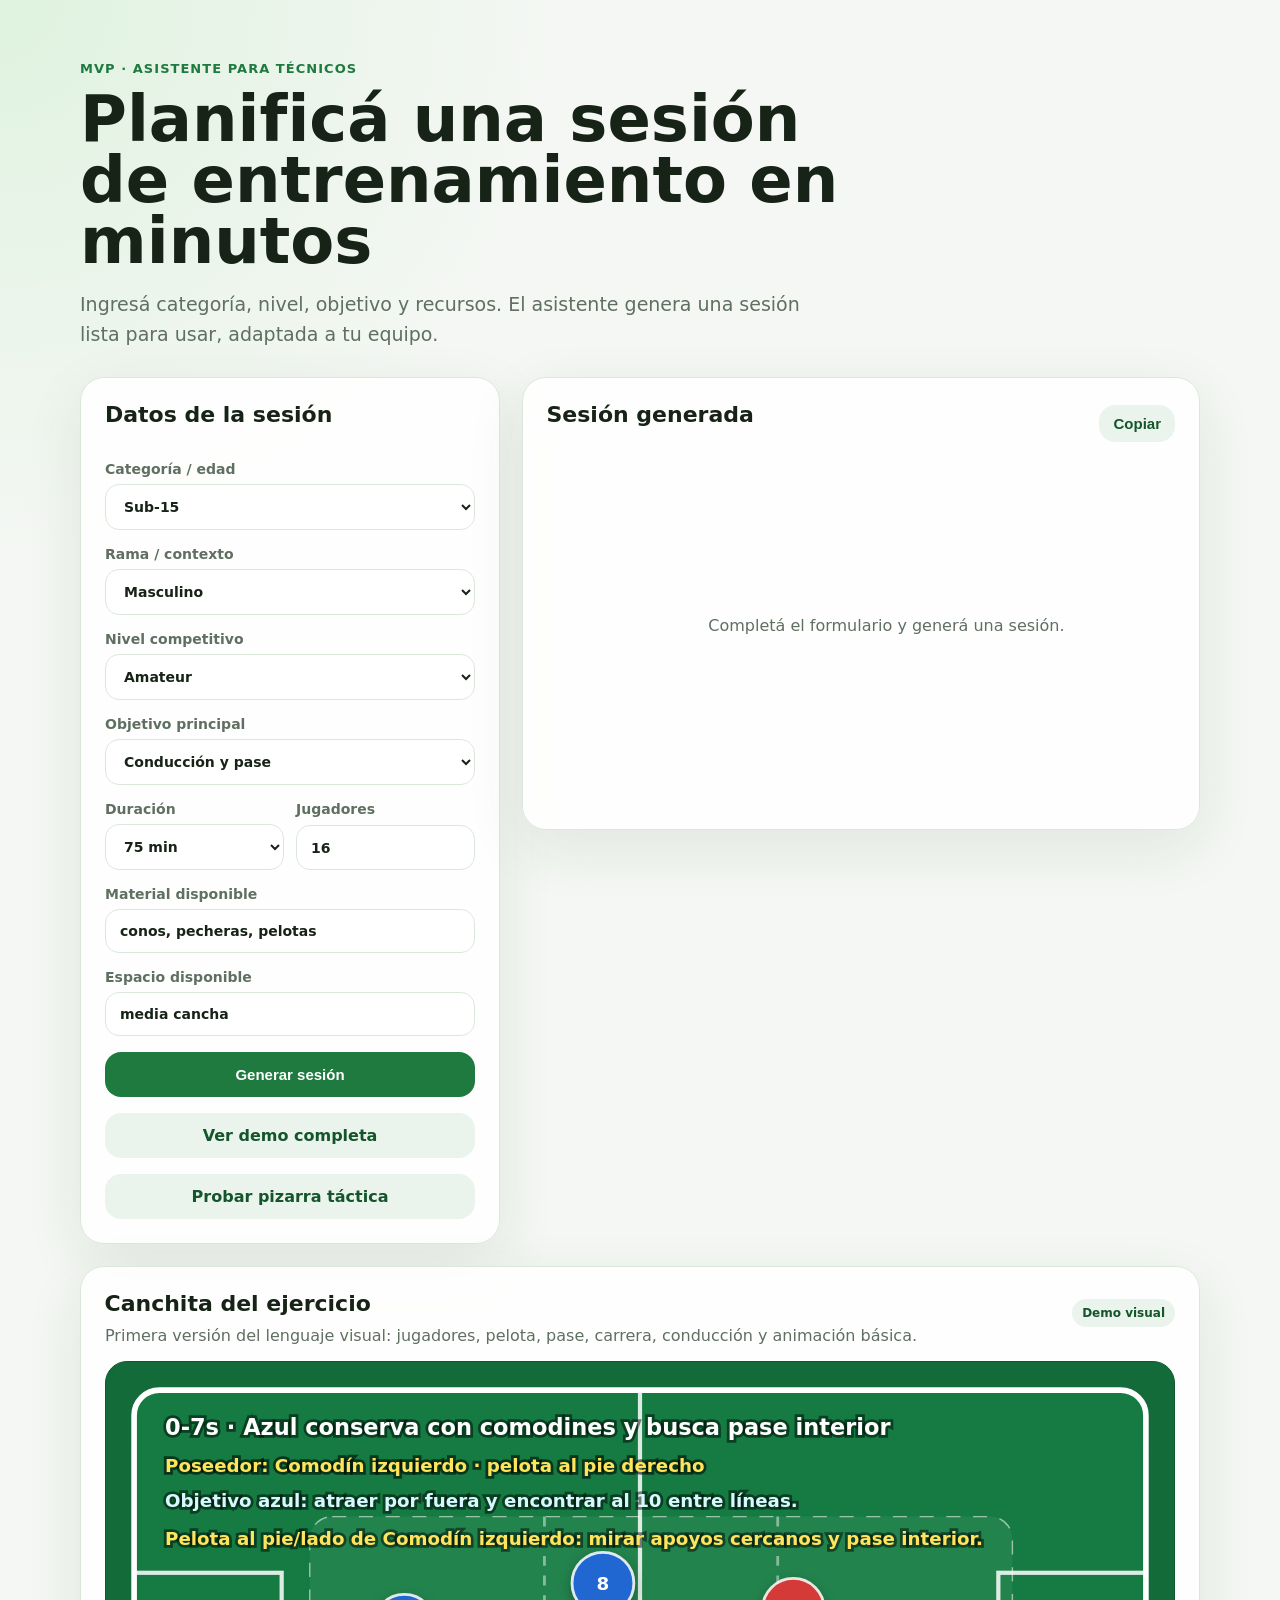
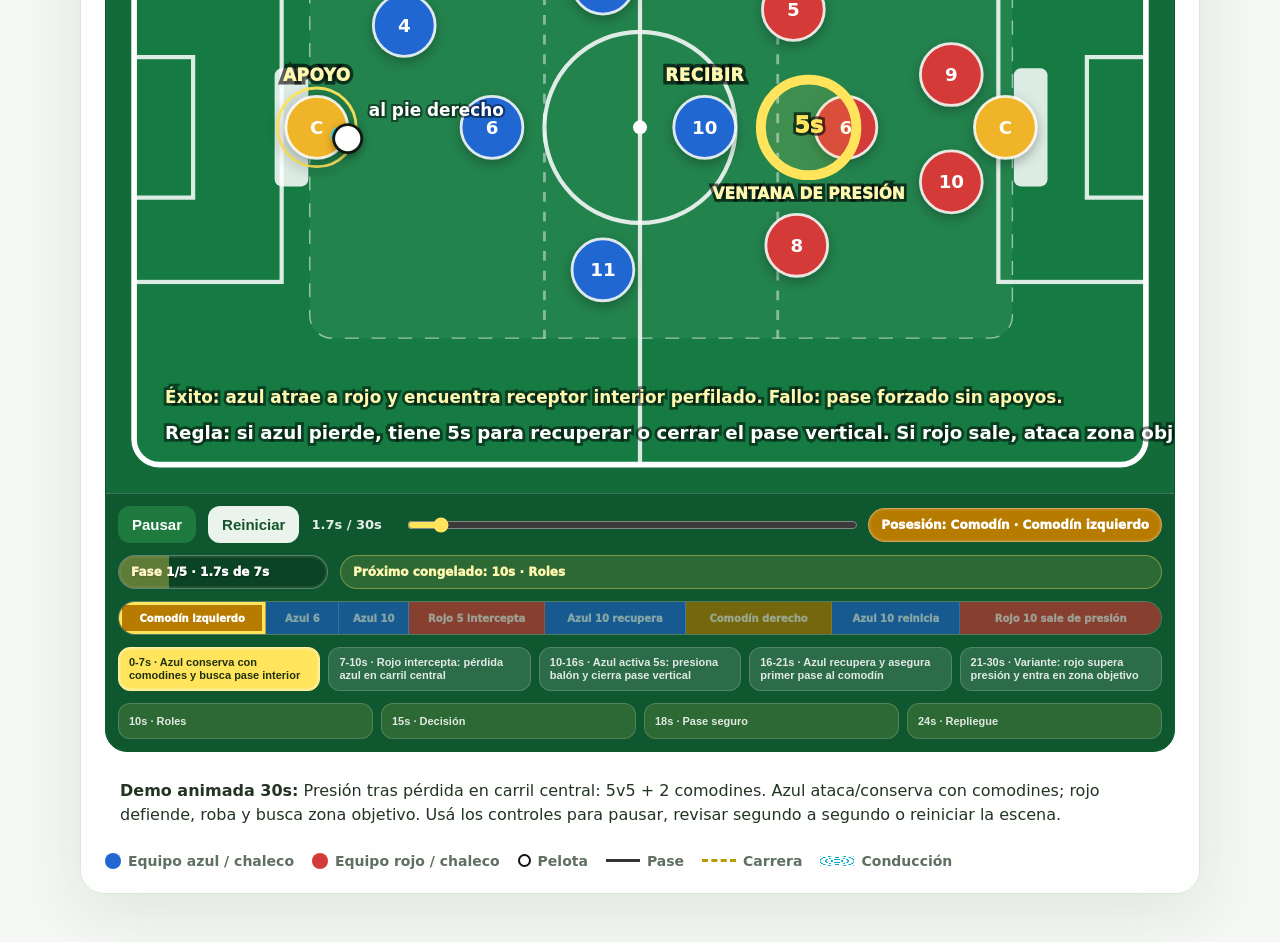
<file: index.html>
<!doctype html>
<html lang="es">
<head>
  <meta charset="utf-8" />
  <meta name="viewport" content="width=device-width, initial-scale=1" />
  <title>Asistente para Técnicos - MVP</title>
  <link rel="stylesheet" href="./styles.css" />
</head>
<body>
  <main class="shell">
    <section class="hero">
      <p class="eyebrow">MVP · Asistente para técnicos</p>
      <h1>Planificá una sesión de entrenamiento en minutos</h1>
      <p class="subtitle">Ingresá categoría, nivel, objetivo y recursos. El asistente genera una sesión lista para usar, adaptada a tu equipo.</p>
    </section>

    <section class="grid">
      <form id="sessionForm" class="card form-card">
        <h2>Datos de la sesión</h2>

        <label>
          Categoría / edad
          <select id="category" required>
            <option value="sub-9">Sub-9</option>
            <option value="sub-10">Sub-10</option>
            <option value="sub-15" selected>Sub-15</option>
            <option value="mayores">Mayores</option>
          </select>
        </label>

        <label>
          Rama / contexto
          <select id="branch" required>
            <option value="masculino" selected>Masculino</option>
            <option value="femenino">Femenino</option>
            <option value="mixto">Mixto / formativo</option>
          </select>
        </label>

        <label>
          Nivel competitivo
          <select id="level" required>
            <option value="amateur" selected>Amateur</option>
            <option value="universitario">Universitario</option>
            <option value="profesional">Profesional</option>
          </select>
        </label>

        <label>
          Objetivo principal
          <select id="objective" required>
            <option value="conducción y pase">Conducción y pase</option>
            <option value="presión tras pérdida">Presión tras pérdida</option>
            <option value="finalización">Finalización</option>
            <option value="salida desde el fondo">Salida desde el fondo</option>
            <option value="defensa en bloque">Defensa en bloque</option>
          </select>
        </label>

        <div class="row">
          <label>
            Duración
            <select id="duration" required>
              <option value="60">60 min</option>
              <option value="75" selected>75 min</option>
              <option value="90">90 min</option>
            </select>
          </label>

          <label>
            Jugadores
            <input id="players" type="number" min="6" max="30" value="16" required />
          </label>
        </div>

        <label>
          Material disponible
          <input id="equipment" value="conos, pecheras, pelotas" />
        </label>

        <label>
          Espacio disponible
          <input id="space" value="media cancha" />
        </label>

        <button type="submit">Generar sesión</button>
        <a class="secondary demo-link" href="./demo-entrenamiento.html">Ver demo completa</a>
        <a class="secondary demo-link" href="./pizarra-tactica.html">Probar pizarra táctica</a>
      </form>

      <section class="card output-card">
        <div class="output-header">
          <h2>Sesión generada</h2>
          <button id="copyBtn" class="secondary" type="button">Copiar</button>
        </div>
        <article id="output" class="output empty">
          Completá el formulario y generá una sesión.
        </article>
      </section>

      <section class="card diagram-card">
        <div class="output-header">
          <h2>Canchita del ejercicio</h2>
          <span class="badge">Demo visual</span>
        </div>
        <p class="hint">Primera versión del lenguaje visual: jugadores, pelota, pase, carrera, conducción y animación básica.</p>
        <div id="pitchDiagram" class="pitch-wrap" aria-label="Diagrama de ejercicio en cancha"></div>
        <div class="tech-note" id="techNote">
          <strong>Técnica:</strong> la conducción se muestra con pelota en movimiento. En la explicación del ejercicio se indica si conviene usar interior, exterior, empeine o planta.
        </div>
        <div class="legend">
          <span><i class="dot blue"></i> Equipo azul / chaleco</span>
          <span><i class="dot red"></i> Equipo rojo / chaleco</span>
          <span><i class="ball-icon"></i> Pelota</span>
          <span><i class="line solid"></i> Pase</span>
          <span><i class="line dashed"></i> Carrera</span>
          <span><i class="line wavy"></i> Conducción</span>
        </div>
      </section>
    </section>
  </main>

  <script src="./script.js"></script>
</body>
</html>
</file>
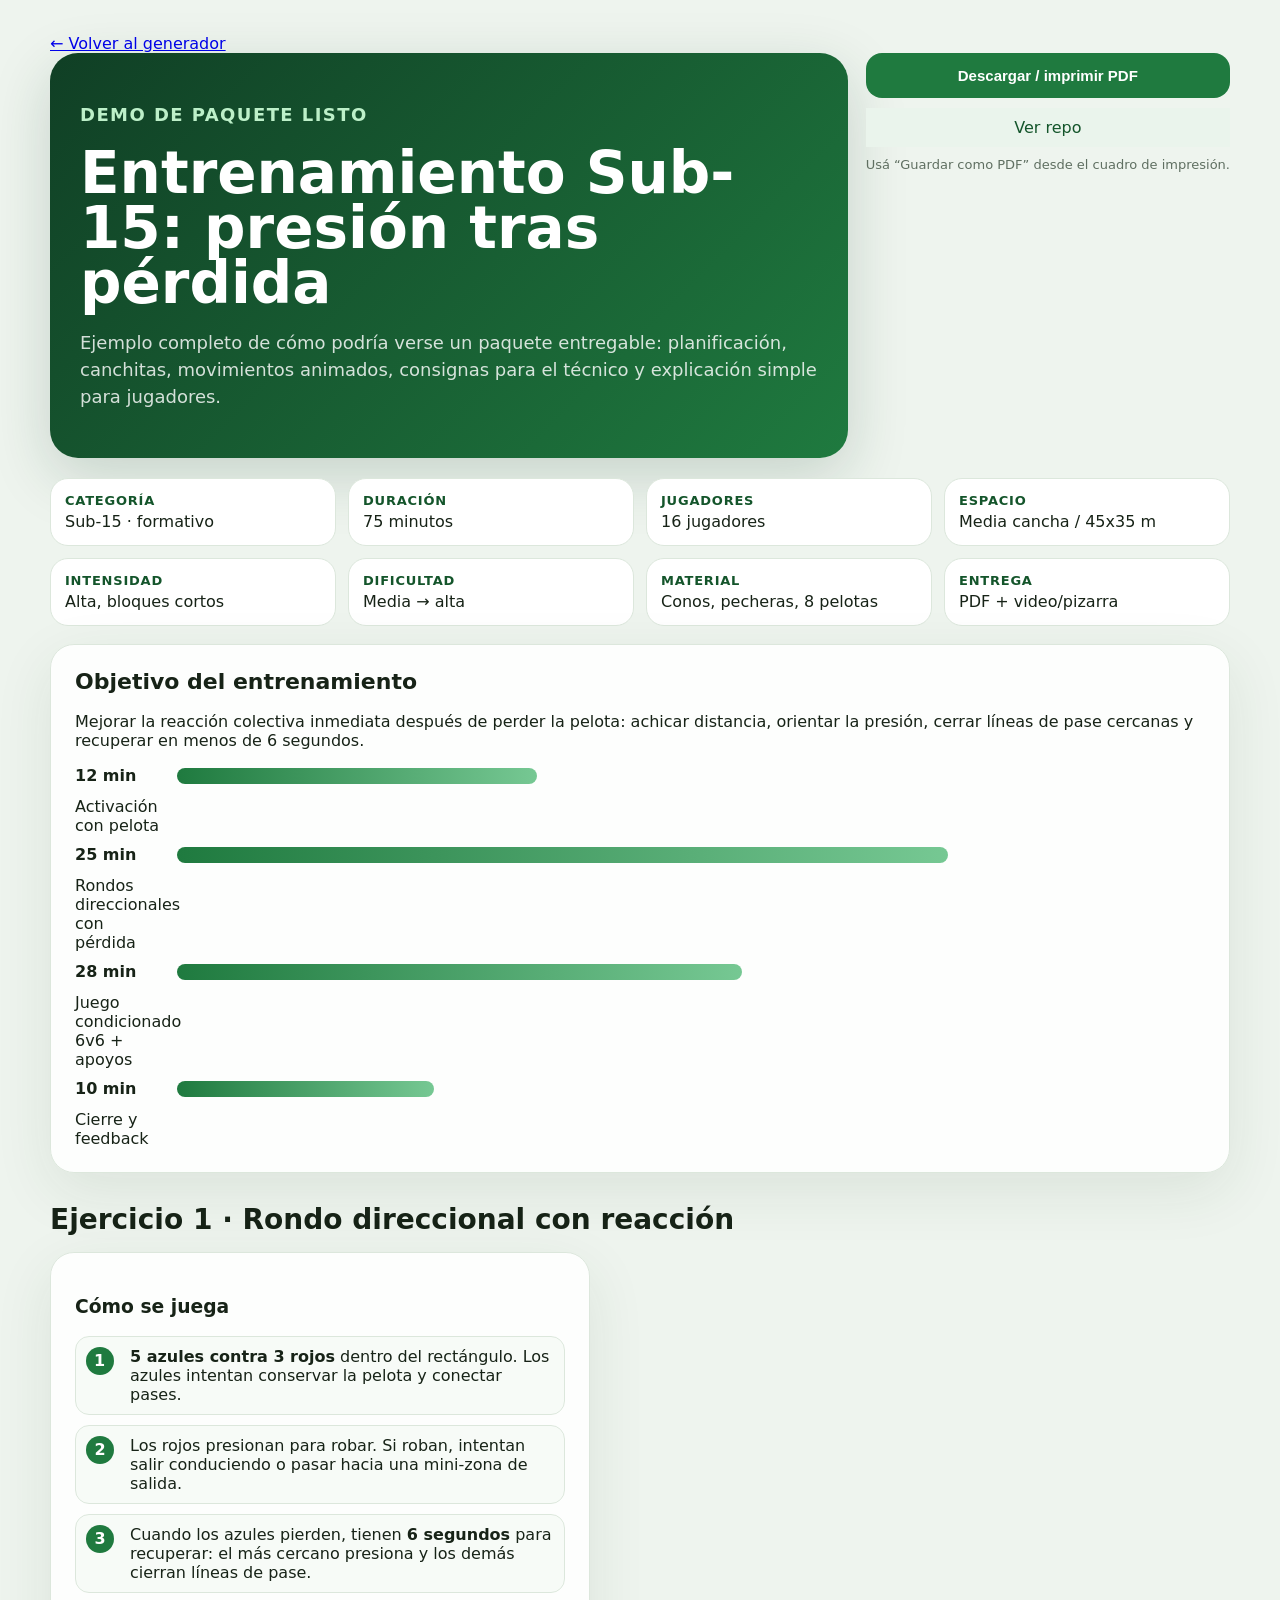
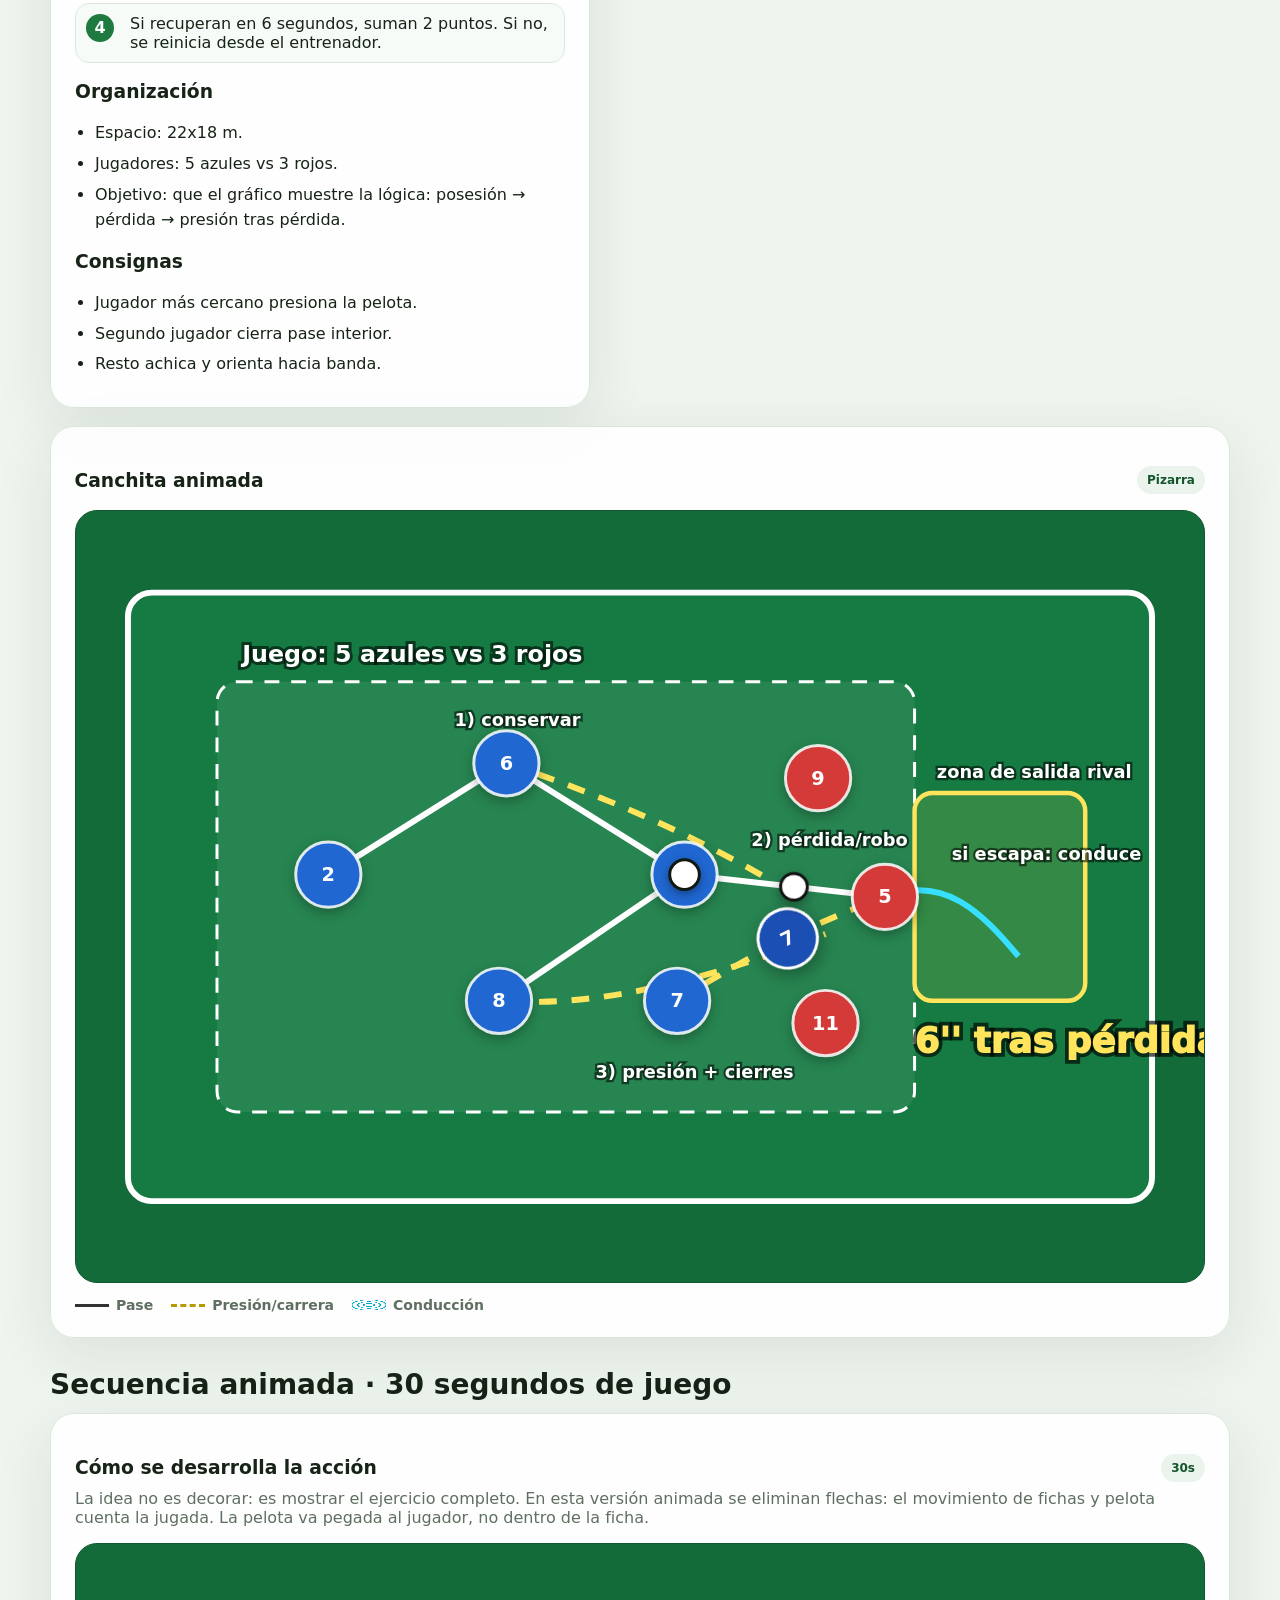
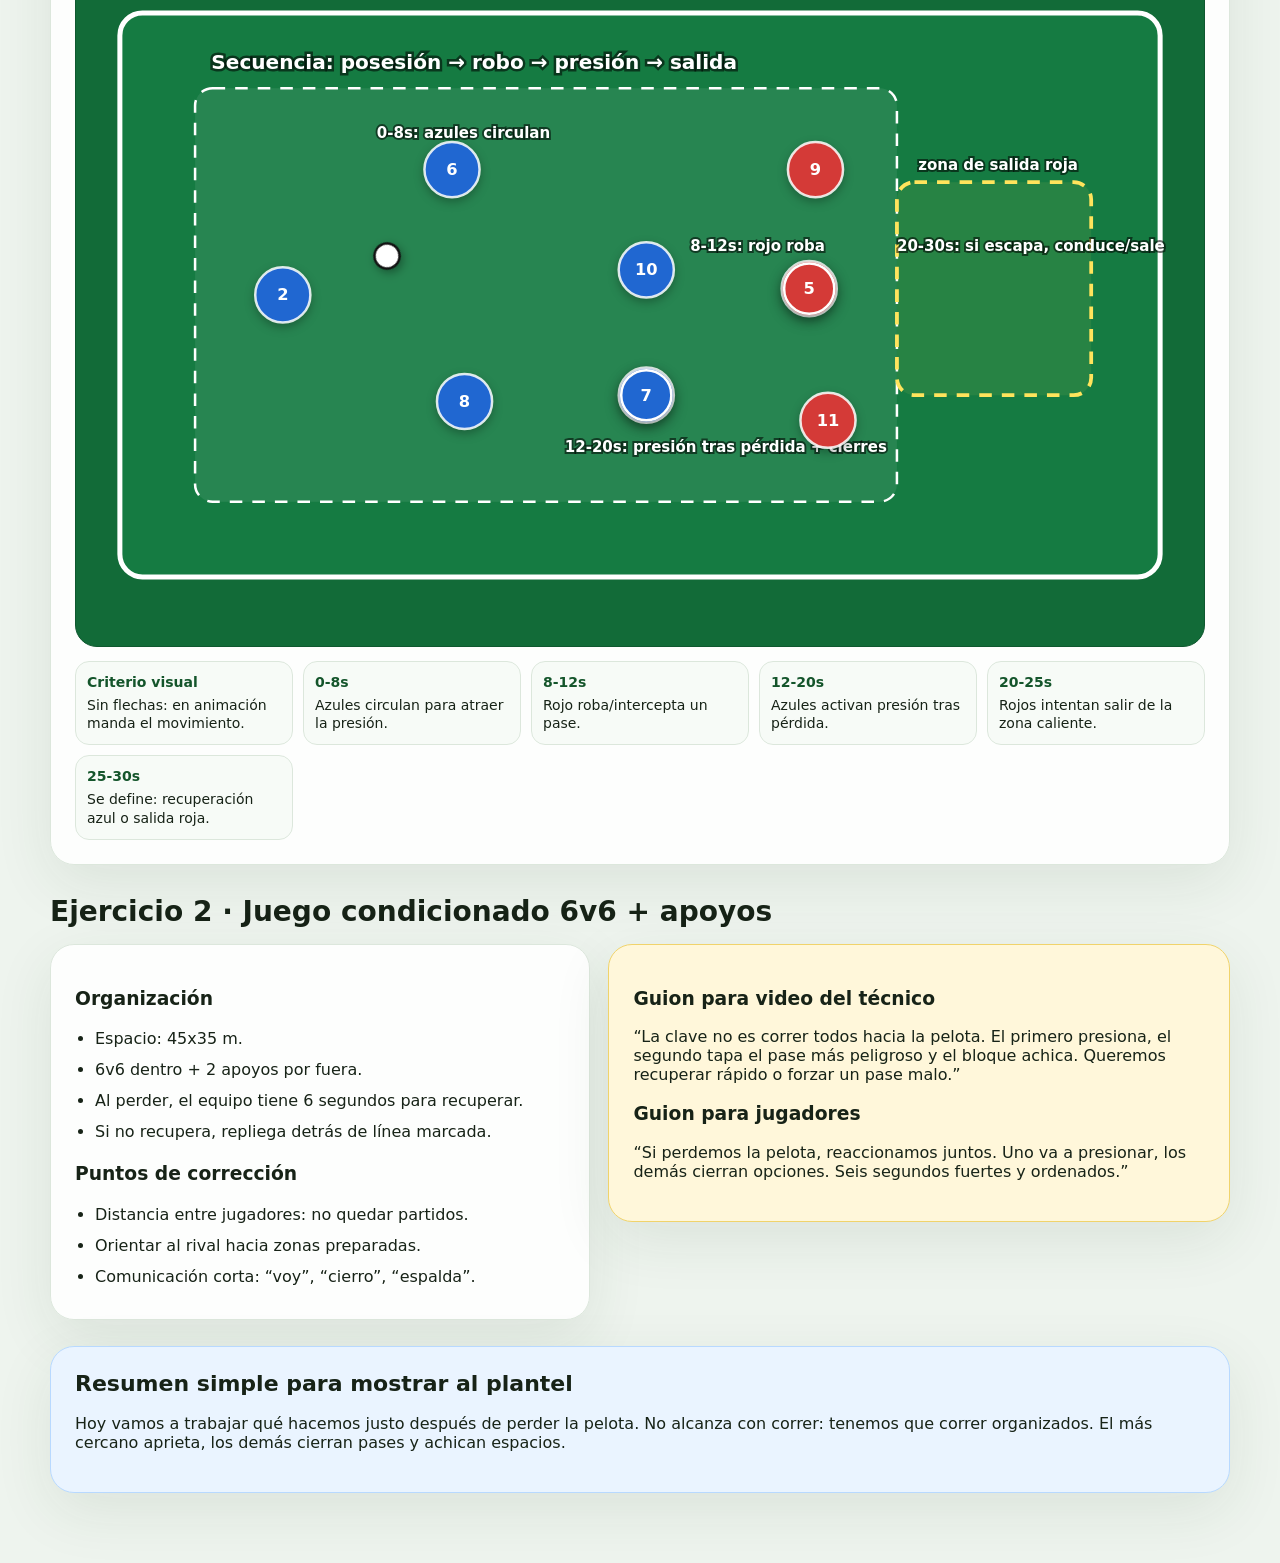
<file: demo-entrenamiento.html>
<!doctype html>
<html lang="es">
<head>
  <meta charset="utf-8" />
  <meta name="viewport" content="width=device-width, initial-scale=1" />
  <title>Demo entrenamiento · Presión tras pérdida Sub-15</title>
  <link rel="stylesheet" href="./styles.css" />
  <style>
    body { background: #eef4ee; }
    .demo-shell { width: min(1180px, calc(100% - 32px)); margin: 0 auto; padding: 34px 0 70px; }
    .demo-top { display:flex; justify-content:space-between; gap:18px; align-items:flex-start; margin-bottom:20px; }
    .demo-title { background: linear-gradient(135deg, #103f25, #1f7a3f); color:#fff; border-radius:28px; padding:30px; box-shadow:0 18px 60px rgba(16,63,37,.18); flex:1; }
    .demo-title h1 { margin: 8px 0 12px; font-size: clamp(34px, 5vw, 58px); }
    .demo-title p { color: rgba(255,255,255,.82); font-size:18px; line-height:1.5; max-width:760px; }
    .demo-actions { display:grid; gap:10px; min-width:210px; }
    .demo-actions a, .demo-actions button { text-align:center; text-decoration:none; }
    .meta-grid { display:grid; grid-template-columns: repeat(4, 1fr); gap:12px; margin:18px 0; }
    .meta { background:#fff; border:1px solid var(--line); border-radius:18px; padding:14px; }
    .meta b { display:block; color:var(--accent-dark); font-size:13px; text-transform:uppercase; letter-spacing:.06em; margin-bottom:4px; }
    .section-title { margin: 30px 0 12px; font-size:28px; }
    .exercise { display:grid; grid-template-columns: 1fr 1.15fr; gap:18px; align-items:start; margin:16px 0 26px; }
    .exercise-info ul { margin: 10px 0 0 20px; padding:0; line-height:1.55; }
    .exercise-info li { margin: 6px 0; }
    .coach-box { background:#fff7da; border-color:#f0d36b; }
    .player-box { background:#eaf4ff; border-color:#b8d9ff; }
    .pdf-note { font-size:13px; color:var(--muted); }
    .pitch.small { min-width: 520px; }
    .timeline { display:grid; gap:10px; }
    .steps { display:grid; gap:10px; margin-top:14px; }
    .step { display:grid; grid-template-columns:34px 1fr; gap:10px; align-items:start; background:#f7fbf7; border:1px solid var(--line); border-radius:14px; padding:10px; }
    .step b { width:28px; height:28px; border-radius:50%; background:var(--accent); color:#fff; display:grid; place-items:center; }
    .svg-label { fill:#fff; font-size:16px; font-weight:900; paint-order:stroke; stroke:rgba(0,0,0,.55); stroke-width:4px; }
    .svg-small { fill:#fff; font-size:12px; font-weight:800; paint-order:stroke; stroke:rgba(0,0,0,.55); stroke-width:3px; }
    .zone { fill:rgba(255,255,255,.08); stroke:#fff; stroke-width:2; stroke-dasharray:10 8; }
    .loss-zone { fill:rgba(255,228,92,.13); stroke:#ffe45c; stroke-width:3; }
    .countdown { fill:#ffe45c; font-size:24px; font-weight:950; paint-order:stroke; stroke:rgba(0,0,0,.65); stroke-width:5px; }
    .phase-list { display:grid; grid-template-columns: repeat(5, 1fr); gap:10px; margin-top:14px; }
    .phase { background:#f7fbf7; border:1px solid var(--line); border-radius:14px; padding:11px; font-size:14px; line-height:1.35; }
    .phase b { color:var(--accent-dark); display:block; margin-bottom:4px; }
    .pulse-zone { fill:rgba(255,228,92,.08); stroke:#ffe45c; stroke-width:3; stroke-dasharray:10 8; }
    .moving-blue { fill:#2067d1; stroke:#fff; stroke-width:2; filter: drop-shadow(0 4px 6px rgba(0,0,0,.35)); }
    .moving-red { fill:#d43a37; stroke:#fff; stroke-width:2; filter: drop-shadow(0 4px 6px rgba(0,0,0,.35)); }
    .moving-label { fill:#fff; font-weight:900; font-size:13px; text-anchor:middle; dominant-baseline:central; }
    @media (max-width: 900px) { .phase-list { grid-template-columns:1fr; } }
    .timeline-row { display:grid; grid-template-columns:90px 1fr; gap:12px; align-items:center; }
    .bar { height:16px; border-radius:999px; background:linear-gradient(90deg, #1f7a3f, #76c893); }
    .bar.warm { width:35%; } .bar.main { width:75%; } .bar.game { width:55%; } .bar.close { width:25%; }
    @media print {
      .demo-actions, .back-link { display:none !important; }
      body { background:#fff; }
      .demo-shell { width:100%; padding:0; }
      .card, .demo-title { box-shadow:none; break-inside: avoid; }
      .exercise { break-inside: avoid; }
    }
    @media (max-width: 900px) {
      .demo-top, .exercise { grid-template-columns:1fr; display:grid; }
      .meta-grid { grid-template-columns:1fr 1fr; }
    }
  </style>
</head>
<body>
  <main class="demo-shell">
    <a class="back-link" href="./index.html">← Volver al generador</a>
    <section class="demo-top">
      <div class="demo-title">
        <p class="eyebrow" style="color:#bdf0c9">Demo de paquete listo</p>
        <h1>Entrenamiento Sub-15: presión tras pérdida</h1>
        <p>Ejemplo completo de cómo podría verse un paquete entregable: planificación, canchitas, movimientos animados, consignas para el técnico y explicación simple para jugadores.</p>
      </div>
      <div class="demo-actions">
        <button onclick="window.print()">Descargar / imprimir PDF</button>
        <a class="secondary" href="https://github.com/costasleandro-eng/f-tbol-DT-mvp" target="_blank" rel="noreferrer">Ver repo</a>
        <span class="pdf-note">Usá “Guardar como PDF” desde el cuadro de impresión.</span>
      </div>
    </section>

    <section class="meta-grid">
      <div class="meta"><b>Categoría</b>Sub-15 · formativo</div>
      <div class="meta"><b>Duración</b>75 minutos</div>
      <div class="meta"><b>Jugadores</b>16 jugadores</div>
      <div class="meta"><b>Espacio</b>Media cancha / 45x35 m</div>
      <div class="meta"><b>Intensidad</b>Alta, bloques cortos</div>
      <div class="meta"><b>Dificultad</b>Media → alta</div>
      <div class="meta"><b>Material</b>Conos, pecheras, 8 pelotas</div>
      <div class="meta"><b>Entrega</b>PDF + video/pizarra</div>
    </section>

    <section class="card">
      <h2>Objetivo del entrenamiento</h2>
      <p>Mejorar la reacción colectiva inmediata después de perder la pelota: achicar distancia, orientar la presión, cerrar líneas de pase cercanas y recuperar en menos de 6 segundos.</p>
      <div class="timeline">
        <div class="timeline-row"><b>12 min</b><span class="bar warm"></span> Activación con pelota</div>
        <div class="timeline-row"><b>25 min</b><span class="bar main"></span> Rondos direccionales con pérdida</div>
        <div class="timeline-row"><b>28 min</b><span class="bar game"></span> Juego condicionado 6v6 + apoyos</div>
        <div class="timeline-row"><b>10 min</b><span class="bar close"></span> Cierre y feedback</div>
      </div>
    </section>

    <h2 class="section-title">Ejercicio 1 · Rondo direccional con reacción</h2>
    <section class="exercise">
      <article class="card exercise-info">
        <h3>Cómo se juega</h3>
        <div class="steps">
          <div class="step"><b>1</b><span><strong>5 azules contra 3 rojos</strong> dentro del rectángulo. Los azules intentan conservar la pelota y conectar pases.</span></div>
          <div class="step"><b>2</b><span>Los rojos presionan para robar. Si roban, intentan salir conduciendo o pasar hacia una mini-zona de salida.</span></div>
          <div class="step"><b>3</b><span>Cuando los azules pierden, tienen <strong>6 segundos</strong> para recuperar: el más cercano presiona y los demás cierran líneas de pase.</span></div>
          <div class="step"><b>4</b><span>Si recuperan en 6 segundos, suman 2 puntos. Si no, se reinicia desde el entrenador.</span></div>
        </div>
        <h3>Organización</h3>
        <ul>
          <li>Espacio: 22x18 m.</li>
          <li>Jugadores: 5 azules vs 3 rojos.</li>
          <li>Objetivo: que el gráfico muestre la lógica: posesión → pérdida → presión tras pérdida.</li>
        </ul>
        <h3>Consignas</h3>
        <ul>
          <li>Jugador más cercano presiona la pelota.</li>
          <li>Segundo jugador cierra pase interior.</li>
          <li>Resto achica y orienta hacia banda.</li>
        </ul>
      </article>
      <article class="card diagram-card">
        <div class="output-header"><h3>Canchita animada</h3><span class="badge">Pizarra</span></div>
        <div class="pitch-wrap">
          <svg class="pitch small" viewBox="0 0 760 520" role="img" aria-label="Ejercicio animado presión tras pérdida">
            <defs>
              <marker id="arrowWhite" markerWidth="10" markerHeight="10" refX="8" refY="3" orient="auto" markerUnits="strokeWidth"><path d="M0,0 L0,6 L9,3 z" fill="#fff" /></marker>
              <marker id="arrowYellow" markerWidth="10" markerHeight="10" refX="8" refY="3" orient="auto" markerUnits="strokeWidth"><path d="M0,0 L0,6 L9,3 z" fill="#ffe45c" /></marker>
              <marker id="arrowCyan" markerWidth="10" markerHeight="10" refX="8" refY="3" orient="auto" markerUnits="strokeWidth"><path d="M0,0 L0,6 L9,3 z" fill="#37e0ff" /></marker>
            </defs>
            <rect x="35" y="55" width="690" height="410" rx="16" fill="#157b42" stroke="#fff" stroke-width="4" />
            <rect class="zone" x="95" y="115" width="470" height="290" rx="14" />
            <rect class="loss-zone" x="565" y="190" width="115" height="140" rx="12" />
            <text class="svg-label" x="112" y="102">Juego: 5 azules vs 3 rojos</text>
            <text class="svg-small" x="580" y="180">zona de salida rival</text>
            <text class="countdown" x="565" y="365">6'' tras pérdida</text>

            <path class="arrow-pass" marker-end="url(#arrowWhite)" d="M170 245 L290 170" />
            <path class="arrow-pass" marker-end="url(#arrowWhite)" d="M290 170 L410 245" />
            <path class="arrow-pass" marker-end="url(#arrowWhite)" d="M410 245 L285 330" />
            <text class="svg-small" x="255" y="145">1) conservar</text>

            <path id="lossPass" class="arrow-pass" marker-end="url(#arrowWhite)" d="M410 245 L545 260" />
            <text class="svg-small" x="455" y="226">2) pérdida/robo</text>

            <path id="pressRun" class="arrow-run" marker-end="url(#arrowYellow)" d="M405 330 C445 305 490 280 545 260" />
            <path id="coverRun" class="arrow-run" marker-end="url(#arrowYellow)" d="M290 330 C350 335 430 315 505 285" />
            <path class="arrow-run" marker-end="url(#arrowYellow)" d="M290 170 C350 190 410 215 470 250" />
            <text class="svg-small" x="350" y="382">3) presión + cierres</text>

            <path id="dribbleDemo" class="arrow-dribble" marker-end="url(#arrowCyan)" d="M545 260 C585 245 610 270 635 300" />
            <text class="svg-small" x="590" y="235">si escapa: conduce</text>

            <g class="player blue"><circle cx="170" cy="245" r="22"/><text x="170" y="245">2</text></g>
            <g class="player blue"><circle cx="290" cy="170" r="22"/><text x="290" y="170">6</text></g>
            <g class="player blue"><circle cx="285" cy="330" r="22"/><text x="285" y="330">8</text></g>
            <g class="player blue"><circle cx="410" cy="245" r="22"/><text x="410" y="245">10</text></g>
            <g class="player blue"><circle cx="405" cy="330" r="22"/><text x="405" y="330">7</text></g>
            <g class="player red"><circle cx="545" cy="260" r="22"/><text x="545" y="260">5</text></g>
            <g class="player red"><circle cx="500" cy="180" r="22"/><text x="500" y="180">9</text></g>
            <g class="player red"><circle cx="505" cy="345" r="22"/><text x="505" y="345">11</text></g>
            <circle class="ball" cx="410" cy="245" r="10" />
            <g class="animated-player"><circle cx="0" cy="0" r="20"/><text x="0" y="0">7</text><animateMotion dur="4s" repeatCount="indefinite" rotate="auto"><mpath href="#pressRun" /></animateMotion></g>
            <circle class="animated-ball" r="9"><animateMotion dur="4s" repeatCount="indefinite" rotate="auto"><mpath href="#lossPass" /></animateMotion></circle>
          </svg>
        </div>
        <div class="legend"><span><i class="line solid"></i> Pase</span><span><i class="line dashed"></i> Presión/carrera</span><span><i class="line wavy"></i> Conducción</span></div>
      </article>
    </section>



    <h2 class="section-title">Secuencia animada · 30 segundos de juego</h2>
    <section class="card diagram-card">
      <div class="output-header"><h3>Cómo se desarrolla la acción</h3><span class="badge">30s</span></div>
      <p class="hint">La idea no es decorar: es mostrar el ejercicio completo. En esta versión animada se eliminan flechas: el movimiento de fichas y pelota cuenta la jugada. La pelota va pegada al jugador, no dentro de la ficha.</p>
      <div class="pitch-wrap">
        <svg class="pitch sequence-board" viewBox="0 0 900 560" role="img" aria-label="Secuencia animada de 30 segundos del ejercicio sin flechas">
          <defs>
            <marker id="seqWhite" markerWidth="10" markerHeight="10" refX="8" refY="3" orient="auto" markerUnits="strokeWidth"><path d="M0,0 L0,6 L9,3 z" fill="#fff" /></marker>
            <marker id="seqYellow" markerWidth="10" markerHeight="10" refX="8" refY="3" orient="auto" markerUnits="strokeWidth"><path d="M0,0 L0,6 L9,3 z" fill="#ffe45c" /></marker>
            <marker id="seqCyan" markerWidth="10" markerHeight="10" refX="8" refY="3" orient="auto" markerUnits="strokeWidth"><path d="M0,0 L0,6 L9,3 z" fill="#37e0ff" /></marker>
          </defs>
          <rect x="35" y="55" width="830" height="450" rx="18" fill="#157b42" stroke="#fff" stroke-width="4" />
          <rect class="zone" x="95" y="115" width="560" height="330" rx="14" />
          <rect class="pulse-zone" x="655" y="190" width="155" height="170" rx="14" />
          <text class="svg-label" x="108" y="100">Secuencia: posesión → robo → presión → salida</text>
          <text class="svg-small" x="672" y="180">zona de salida roja</text>

          <text class="svg-small" x="240" y="155">0-8s: azules circulan</text>

          <text class="svg-small" x="490" y="245">8-12s: rojo roba</text>

          <text class="svg-small" x="390" y="405">12-20s: presión tras pérdida + cierres</text>

          <text class="svg-small" x="655" y="245">20-30s: si escapa, conduce/sale</text>

          <g class="player blue"><circle cx="165" cy="280" r="22"/><text x="165" y="280">2</text></g>
          <g class="player blue"><circle cx="300" cy="180" r="22"/><text x="300" y="180">6</text></g>
          <g class="player blue"><circle cx="310" cy="365" r="22"/><text x="310" y="365">8</text></g>
          <g class="player blue"><circle cx="455" cy="260" r="22"/><text x="455" y="260">10</text></g>
          <g class="player blue"><circle cx="455" cy="360" r="22"/><text x="455" y="360">7</text></g>
          <g class="player red"><circle cx="585" cy="275" r="22"/><text x="585" y="275">5</text></g>
          <g class="player red"><circle cx="590" cy="180" r="22"/><text x="590" y="180">9</text></g>
          <g class="player red"><circle cx="600" cy="380" r="22"/><text x="600" y="380">11</text></g>

          <!-- La pelota pasa por puntos cercanos a los pies/costados de cada jugador, no por el centro de las fichas. -->
          <path id="ballSequence" d="M190 292 L325 192 L480 272 L335 377 L480 272 L610 287 C650 270 682 315 762 334" fill="none" stroke="none" />
          <circle class="animated-ball" r="10">
            <animateMotion dur="30s" repeatCount="indefinite" rotate="auto" keyPoints="0;0.16;0.32;0.48;0.60;0.72;1" keyTimes="0;0.16;0.32;0.48;0.60;0.72;1" calcMode="linear">
              <mpath href="#ballSequence" />
            </animateMotion>
          </circle>

          <path id="bluePress7" d="M455 360 C500 330 545 300 585 275" fill="none" stroke="none" />
          <g>
            <circle class="moving-blue" cx="0" cy="0" r="20" />
            <text class="moving-label" x="0" y="0">7</text>
            <animateMotion dur="30s" repeatCount="indefinite" keyPoints="0;0;1;1" keyTimes="0;0.42;0.68;1" calcMode="linear"><mpath href="#bluePress7" /></animateMotion>
          </g>

          <path id="redCarry5" d="M585 275 C630 265 668 300 735 318" fill="none" stroke="none" />
          <g>
            <circle class="moving-red" cx="0" cy="0" r="20" />
            <text class="moving-label" x="0" y="0">5</text>
            <animateMotion dur="30s" repeatCount="indefinite" keyPoints="0;0;1;1" keyTimes="0;0.68;0.95;1" calcMode="linear"><mpath href="#redCarry5" /></animateMotion>
          </g>
        </svg>
      </div>
      <div class="phase-list">
        <div class="phase"><b>Criterio visual</b>Sin flechas: en animación manda el movimiento.</div>
        <div class="phase"><b>0-8s</b>Azules circulan para atraer la presión.</div>
        <div class="phase"><b>8-12s</b>Rojo roba/intercepta un pase.</div>
        <div class="phase"><b>12-20s</b>Azules activan presión tras pérdida.</div>
        <div class="phase"><b>20-25s</b>Rojos intentan salir de la zona caliente.</div>
        <div class="phase"><b>25-30s</b>Se define: recuperación azul o salida roja.</div>
      </div>
    </section>

        <h2 class="section-title">Ejercicio 2 · Juego condicionado 6v6 + apoyos</h2>
    <section class="exercise">
      <article class="card exercise-info">
        <h3>Organización</h3>
        <ul>
          <li>Espacio: 45x35 m.</li>
          <li>6v6 dentro + 2 apoyos por fuera.</li>
          <li>Al perder, el equipo tiene 6 segundos para recuperar.</li>
          <li>Si no recupera, repliega detrás de línea marcada.</li>
        </ul>
        <h3>Puntos de corrección</h3>
        <ul>
          <li>Distancia entre jugadores: no quedar partidos.</li>
          <li>Orientar al rival hacia zonas preparadas.</li>
          <li>Comunicación corta: “voy”, “cierro”, “espalda”.</li>
        </ul>
      </article>
      <article class="card coach-box">
        <h3>Guion para video del técnico</h3>
        <p>“La clave no es correr todos hacia la pelota. El primero presiona, el segundo tapa el pase más peligroso y el bloque achica. Queremos recuperar rápido o forzar un pase malo.”</p>
        <h3>Guion para jugadores</h3>
        <p>“Si perdemos la pelota, reaccionamos juntos. Uno va a presionar, los demás cierran opciones. Seis segundos fuertes y ordenados.”</p>
      </article>
    </section>

    <section class="card player-box">
      <h2>Resumen simple para mostrar al plantel</h2>
      <p>Hoy vamos a trabajar qué hacemos justo después de perder la pelota. No alcanza con correr: tenemos que correr organizados. El más cercano aprieta, los demás cierran pases y achican espacios.</p>
    </section>
  </main>
</body>
</html>
</file>
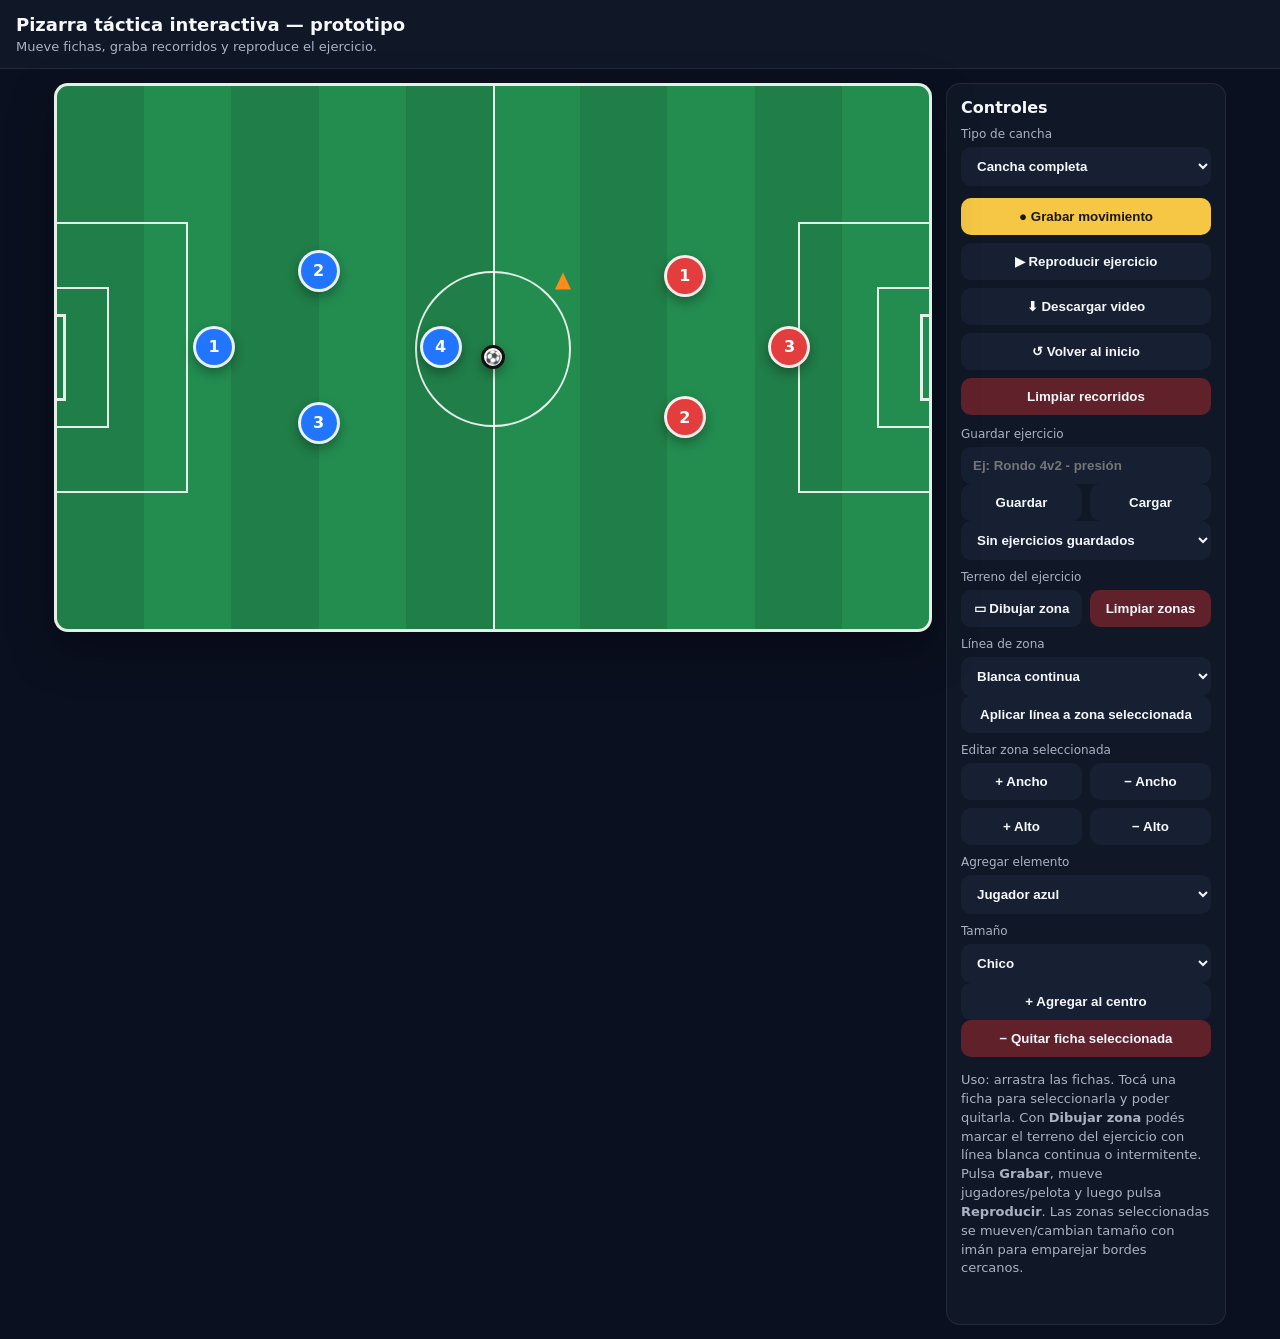
<file: pizarra-tactica.html>
<!doctype html>
<html lang="es">
<head>
  <meta charset="utf-8" />
  <meta name="viewport" content="width=device-width, initial-scale=1" />
  <title>Pizarra táctica - Prototipo</title>
  <style>
    :root {
      --grass: #1e8a4c;
      --line: rgba(255,255,255,.88);
      --panel: #101827;
      --panel2: #172033;
      --text: #f5f7fb;
      --muted: #aab3c4;
      --accent: #f6c744;
      --blue: #2275ff;
      --red: #e33d3d;
    }
    * { box-sizing: border-box; }
    body {
      margin: 0;
      font-family: system-ui, -apple-system, Segoe UI, Roboto, Arial, sans-serif;
      background: #0b1020;
      color: var(--text);
    }
    header {
      padding: 14px 16px;
      background: var(--panel);
      border-bottom: 1px solid rgba(255,255,255,.08);
    }
    h1 { font-size: 18px; margin: 0 0 4px; }
    p { margin: 0; color: var(--muted); font-size: 13px; }
    .layout {
      display: grid;
      grid-template-columns: 1fr 280px;
      gap: 14px;
      padding: 14px;
      max-width: 1200px;
      margin: 0 auto;
    }
    .board-wrap {
      position: relative;
      width: 100%;
      aspect-ratio: 16 / 10;
      min-height: 420px;
      background: linear-gradient(90deg, #207e48 0 10%, #238d50 10% 20%, #207e48 20% 30%, #238d50 30% 40%, #207e48 40% 50%, #238d50 50% 60%, #207e48 60% 70%, #238d50 70% 80%, #207e48 80% 90%, #238d50 90% 100%);
      border: 3px solid var(--line);
      border-radius: 14px;
      overflow: hidden;
      touch-action: none;
      box-shadow: 0 18px 45px rgba(0,0,0,.35);
    }
    .line { position: absolute; border-color: var(--line); pointer-events: none; }
    .half { left: 50%; top: 0; height: 100%; border-left: 2px solid var(--line); }
    .center-circle { width: 18%; aspect-ratio: 1; left: 41%; top: 34%; border: 2px solid var(--line); border-radius: 50%; }
    .center-dot { width: 8px; height: 8px; left: calc(50% - 4px); top: calc(50% - 4px); background: var(--line); border-radius: 50%; }
    .box-left { left: 0; top: 25%; width: 15%; height: 50%; border: 2px solid var(--line); border-left: 0; }
    .box-right { right: 0; top: 25%; width: 15%; height: 50%; border: 2px solid var(--line); border-right: 0; }
    .small-left { left: 0; top: 37%; width: 6%; height: 26%; border: 2px solid var(--line); border-left: 0; }
    .small-right { right: 0; top: 37%; width: 6%; height: 26%; border: 2px solid var(--line); border-right: 0; }
    .pitch-half .half, .pitch-half .center-circle, .pitch-half .center-dot, .pitch-half .box-left, .pitch-half .small-left { display: none; }
    .pitch-half .box-right { right: 0; top: 18%; width: 28%; height: 64%; }
    .pitch-half .small-right { right: 0; top: 34%; width: 12%; height: 32%; }
    .pitch-area .half, .pitch-area .center-circle, .pitch-area .center-dot, .pitch-area .box-left, .pitch-area .small-left { display: none; }
    .pitch-area .box-right { right: 8%; top: 8%; width: 84%; height: 84%; border: 3px solid var(--line); }
    .pitch-area .small-right { right: 0; top: 34%; width: 14%; height: 32%; border: 3px solid var(--line); border-right: 0; }
    .pitch-free .line, .pitch-free .field-goal { display: none; }
    .field-goal { position: absolute; top: 42%; width: 12px; height: 16%; border: 3px solid var(--line); pointer-events: none; }
    .field-goal.left { left: -3px; border-left: 0; }
    .field-goal.right { right: -3px; border-right: 0; }
    .pitch-half .field-goal.left, .pitch-area .field-goal.left { display: none; }
    .path-layer { position: absolute; inset: 0; width: 100%; height: 100%; pointer-events: none; }
    .zone-layer { position: absolute; inset: 0; width: 100%; height: 100%; pointer-events: none; z-index: 2; }
    .zone-shape { pointer-events: all; cursor: move; }
    .zone-shape.selected-zone { filter: drop-shadow(0 0 6px rgba(246,199,68,.9)); }
    .zone-handle { pointer-events: all; cursor: nwse-resize; fill: var(--accent); stroke: #111; stroke-width: 2; }
    .zone-handle-label { pointer-events: none; fill: #111; font: 900 15px system-ui; text-anchor: middle; dominant-baseline: central; }
    .board-wrap.draw-mode { cursor: crosshair; }
    .token {
      position: absolute;
      width: 42px; height: 42px;
      border-radius: 50%;
      display: grid; place-items: center;
      font-weight: 800;
      color: white;
      transform: translate(-50%, -50%);
      border: 3px solid rgba(255,255,255,.9);
      box-shadow: 0 5px 12px rgba(0,0,0,.32);
      cursor: grab;
      user-select: none;
      z-index: 3;
    }
    .token:active { cursor: grabbing; }
    .token.selected { outline: 4px solid var(--accent); outline-offset: 3px; }
    .blue { background: var(--blue); }
    .red { background: var(--red); }
    .yellow { background: #ffd233; color: #1d1600; }
    .green { background: #25b66a; }
    .joker { background: #8b5cf6; }
    .ball { background: #f7f7f7; color: #111; width: 24px; height: 24px; border-color: #111; font-size: 13px; }
    .cone {
      width: 0; height: 0;
      border-left: 10px solid transparent;
      border-right: 10px solid transparent;
      border-bottom: 22px solid #ff8b1a;
      border-radius: 0;
      background: transparent;
      border-top: 0;
      color: transparent;
      box-shadow: none;
    }
    .cone.small { border-left-width: 8px; border-right-width: 8px; border-bottom-width: 17px; }
    .cone.medium { border-left-width: 11px; border-right-width: 11px; border-bottom-width: 24px; }
    .goal-small, .goal-large {
      border-radius: 6px;
      background: rgba(255,255,255,.08);
      border: 4px solid #fff;
      color: #fff;
      font-size: 10px;
      letter-spacing: .4px;
      text-shadow: 0 1px 2px rgba(0,0,0,.5);
    }
    .goal-small { width: 46px; height: 26px; }
    .goal-large { width: 76px; height: 38px; }
    aside {
      background: var(--panel);
      border: 1px solid rgba(255,255,255,.08);
      border-radius: 14px;
      padding: 14px;
      height: fit-content;
    }
    .buttons { display: grid; gap: 8px; margin: 12px 0; }
    button, select, input {
      width: 100%;
      border: 0;
      border-radius: 10px;
      padding: 11px 12px;
      font-weight: 700;
      color: var(--text);
      background: var(--panel2);
    }
    button { cursor: pointer; }
    button.primary { background: var(--accent); color: #1a1605; }
    button.danger { background: #61212b; }
    button.active { outline: 3px solid rgba(246,199,68,.35); }
    label { display: block; color: var(--muted); font-size: 12px; margin: 10px 0 6px; }
    .help { font-size: 13px; line-height: 1.45; color: var(--muted); }
    .status { margin-top: 10px; color: var(--accent); min-height: 22px; font-size: 13px; }
    .mini-row { display: grid; grid-template-columns: 1fr 1fr; gap: 8px; }
    .save-row { display: grid; grid-template-columns: 1fr; gap: 8px; margin-top: 8px; }
    @media (max-width: 850px) {
      .layout { grid-template-columns: 1fr; padding: 10px; }
      .board-wrap { min-height: 360px; }
      aside { order: -1; }
    }
  </style>
</head>
<body>
  <header>
    <h1>Pizarra táctica interactiva — prototipo</h1>
    <p>Mueve fichas, graba recorridos y reproduce el ejercicio.</p>
  </header>

  <main class="layout">
    <section id="board" class="board-wrap" aria-label="Cancha táctica">
      <div class="line half"></div>
      <div class="line center-circle"></div>
      <div class="line center-dot"></div>
      <div class="line box-left"></div>
      <div class="line box-right"></div>
      <div class="line small-left"></div>
      <div class="line small-right"></div>
      <div class="field-goal left"></div>
      <div class="field-goal right"></div>
      <svg id="zones" class="zone-layer"></svg>
      <svg id="paths" class="path-layer"></svg>
    </section>

    <aside>
      <strong>Controles</strong>
      <label for="pitchType">Tipo de cancha</label>
      <select id="pitchType">
        <option value="full" selected>Cancha completa</option>
        <option value="half">Media cancha</option>
        <option value="area">Zona de área</option>
        <option value="free">Espacio verde libre</option>
      </select>
      <div class="buttons">
        <button id="recordBtn" class="primary">● Grabar movimiento</button>
        <button id="playBtn">▶ Reproducir ejercicio</button>
        <button id="downloadVideoBtn">⬇ Descargar video</button>
        <button id="resetBtn">↺ Volver al inicio</button>
        <button id="clearBtn" class="danger">Limpiar recorridos</button>
      </div>

      <label for="exerciseName">Guardar ejercicio</label>
      <input id="exerciseName" placeholder="Ej: Rondo 4v2 - presión" />
      <div class="mini-row">
        <button id="saveExerciseBtn">Guardar</button>
        <button id="loadExerciseBtn">Cargar</button>
      </div>
      <select id="savedExercises" aria-label="Ejercicios guardados"></select>

      <label>Terreno del ejercicio</label>
      <div class="mini-row">
        <button id="drawZoneBtn">▭ Dibujar zona</button>
        <button id="clearZonesBtn" class="danger">Limpiar zonas</button>
      </div>
      <label for="zoneLineType">Línea de zona</label>
      <select id="zoneLineType">
        <option value="solid" selected>Blanca continua</option>
        <option value="dashed">Blanca intermitente</option>
      </select>
      <button id="applyZoneLineBtn">Aplicar línea a zona seleccionada</button>
      <label>Editar zona seleccionada</label>
      <div class="mini-row">
        <button id="zoneWiderBtn">+ Ancho</button>
        <button id="zoneNarrowerBtn">− Ancho</button>
        <button id="zoneTallerBtn">+ Alto</button>
        <button id="zoneShorterBtn">− Alto</button>
      </div>

      <label for="addType">Agregar elemento</label>
      <select id="addType">
        <option value="blue">Jugador azul</option>
        <option value="red">Jugador rojo</option>
        <option value="yellow">Jugador amarillo</option>
        <option value="green">Jugador verde</option>
        <option value="joker">Comodín / apoyo</option>
        <option value="cone">Cono</option>
        <option value="ball">Pelota</option>
        <option value="goal-small">Arco chico</option>
        <option value="goal-large">Arco grande</option>
      </select>
      <label for="sizeType">Tamaño</label>
      <select id="sizeType">
        <option value="small" selected>Chico</option>
        <option value="medium">Mediano</option>
      </select>
      <button id="addBtn">+ Agregar al centro</button>
      <button id="deleteBtn" class="danger">− Quitar ficha seleccionada</button>

      <p class="help" style="margin-top:14px">
        Uso: arrastra las fichas. Tocá una ficha para seleccionarla y poder quitarla. Con <b>Dibujar zona</b> podés marcar el terreno del ejercicio con línea blanca continua o intermitente.
        Pulsa <b>Grabar</b>, mueve jugadores/pelota y luego pulsa <b>Reproducir</b>. Las zonas seleccionadas se mueven/cambian tamaño con imán para emparejar bordes cercanos.
      </p>
      <div id="status" class="status"></div>
    </aside>
  </main>

  <script>
    const board = document.getElementById('board');
    const zonesSvg = document.getElementById('zones');
    const pathsSvg = document.getElementById('paths');
    const pitchType = document.getElementById('pitchType');
    const recordBtn = document.getElementById('recordBtn');
    const playBtn = document.getElementById('playBtn');
    const downloadVideoBtn = document.getElementById('downloadVideoBtn');
    const resetBtn = document.getElementById('resetBtn');
    const clearBtn = document.getElementById('clearBtn');
    const exerciseName = document.getElementById('exerciseName');
    const saveExerciseBtn = document.getElementById('saveExerciseBtn');
    const loadExerciseBtn = document.getElementById('loadExerciseBtn');
    const savedExercises = document.getElementById('savedExercises');
    const drawZoneBtn = document.getElementById('drawZoneBtn');
    const clearZonesBtn = document.getElementById('clearZonesBtn');
    const zoneLineType = document.getElementById('zoneLineType');
    const applyZoneLineBtn = document.getElementById('applyZoneLineBtn');
    const zoneWiderBtn = document.getElementById('zoneWiderBtn');
    const zoneNarrowerBtn = document.getElementById('zoneNarrowerBtn');
    const zoneTallerBtn = document.getElementById('zoneTallerBtn');
    const zoneShorterBtn = document.getElementById('zoneShorterBtn');
    const addBtn = document.getElementById('addBtn');
    const deleteBtn = document.getElementById('deleteBtn');
    const addType = document.getElementById('addType');
    const sizeType = document.getElementById('sizeType');
    const statusEl = document.getElementById('status');

    let recording = false;
    let selected = null;
    let selectedToken = null;
    let offset = { x: 0, y: 0 };
    let drawingZone = false;
    let zoneStart = null;
    let zoneDraft = null;
    let selectedZoneIndex = null;
    let zoneAction = null;
    let counter = 1;
    const tracks = new Map();
    const initial = new Map();
    const zones = [];
    const STORAGE_KEY = 'pizarra-tactica-exercises-v1';

    const seed = [
      ['blue', 18, 48, '1'], ['blue', 30, 34, '2'], ['blue', 30, 62, '3'], ['blue', 44, 48, '4'],
      ['red', 72, 35, '1'], ['red', 72, 61, '2'], ['red', 84, 48, '3'],
      ['ball', 50, 50, '⚽'], ['cone small', 58, 36, '']
    ];
    seed.forEach(([type, x, y, label]) => createToken(type, x, y, label));
    saveInitial();
    applyPitchType();

    function boardRect() { return board.getBoundingClientRect(); }
    function pctToPx(x, y) { const r = boardRect(); return { x: x / 100 * r.width, y: y / 100 * r.height }; }
    function pxToPct(x, y) { const r = boardRect(); return { x: x / r.width * 100, y: y / r.height * 100 }; }
    function clamp(n, min, max) { return Math.max(min, Math.min(max, n)); }

    function applyPitchType(value = pitchType.value) {
      board.classList.toggle('pitch-half', value === 'half');
      board.classList.toggle('pitch-area', value === 'area');
      board.classList.toggle('pitch-free', value === 'free');
      drawZones();
      drawPaths();
    }

    pitchType.onchange = () => {
      applyPitchType();
      statusEl.textContent = pitchType.value === 'full' ? 'Cancha completa seleccionada.' : pitchType.value === 'half' ? 'Media cancha seleccionada.' : pitchType.value === 'area' ? 'Zona de área seleccionada.' : 'Espacio verde libre seleccionado.';
    };

    function createToken(type, x = 50, y = 50, label = null) {
      const el = document.createElement('div');
      const parts = type.split(' ');
      const baseType = parts[0];
      el.className = `token ${type}`;
      el.dataset.id = crypto.randomUUID ? crypto.randomUUID() : String(Date.now() + Math.random());
      el.dataset.type = baseType;
      el.dataset.x = x;
      el.dataset.y = y;
      el.textContent = label ?? (baseType === 'ball' ? '⚽' : baseType === 'cone' ? '' : baseType.startsWith('goal') ? 'ARCO' : counter++);
      position(el, x, y);
      el.addEventListener('pointerdown', pointerDown);
      board.appendChild(el);
      tracks.set(el.dataset.id, []);
      initial.set(el.dataset.id, { x, y });
      return el;
    }

    function position(el, x, y) {
      el.dataset.x = x;
      el.dataset.y = y;
      el.style.left = x + '%';
      el.style.top = y + '%';
    }

    function selectToken(el) {
      if (selectedToken) selectedToken.classList.remove('selected');
      selectedToken = el;
      if (selectedToken) selectedToken.classList.add('selected');
      statusEl.textContent = 'Ficha seleccionada. Podés moverla o quitarla.';
    }

    function pointerDown(e) {
      selected = e.currentTarget;
      selectToken(selected);
      selected.setPointerCapture(e.pointerId);
      const r = boardRect();
      const px = pctToPx(+selected.dataset.x, +selected.dataset.y);
      offset = { x: e.clientX - r.left - px.x, y: e.clientY - r.top - px.y };
      if (recording) addTrackPoint(selected);
      selected.addEventListener('pointermove', pointerMove);
      selected.addEventListener('pointerup', pointerUp, { once: true });
    }

    function pointerMove(e) {
      if (!selected) return;
      const r = boardRect();
      const x = clamp(e.clientX - r.left - offset.x, 10, r.width - 10);
      const y = clamp(e.clientY - r.top - offset.y, 10, r.height - 10);
      const pct = pxToPct(x, y);
      position(selected, pct.x, pct.y);
      if (recording) {
        const arr = tracks.get(selected.dataset.id) || [];
        const last = arr[arr.length - 1];
        if (!last || Math.hypot(last.x - pct.x, last.y - pct.y) > 1.4) addTrackPoint(selected);
        drawPaths(); // referencia visible solo mientras se graba
      }
    }

    function pointerUp(e) {
      if (selected) {
        selected.releasePointerCapture(e.pointerId);
        selected.removeEventListener('pointermove', pointerMove);
      }
      selected = null;
    }

    function addTrackPoint(el) {
      const id = el.dataset.id;
      const arr = tracks.get(id) || [];
      arr.push({ x: +el.dataset.x, y: +el.dataset.y });
      tracks.set(id, arr);
    }

    function setupSvgSize(svg) {
      const r = boardRect();
      svg.setAttribute('viewBox', `0 0 ${r.width} ${r.height}`);
    }


    function colorForToken(el, fallback = '#ffe280') {
      if (!el) return fallback;
      if (el.classList.contains('red')) return '#ffb0b0';
      if (el.classList.contains('blue')) return '#b9d3ff';
      if (el.classList.contains('yellow')) return '#ffd233';
      if (el.classList.contains('green')) return '#8ff0b9';
      if (el.classList.contains('joker')) return '#d6c4ff';
      return fallback;
    }

    function fillForPlayerType(type) {
      return type === 'red' ? '#e33d3d'
        : type === 'yellow' ? '#ffd233'
        : type === 'green' ? '#25b66a'
        : type === 'joker' ? '#8b5cf6'
        : '#2275ff';
    }

    function textForPlayerType(type) {
      return type === 'yellow' ? '#1d1600' : '#fff';
    }

    function normalizeZone(z) {
      const left = Math.min(z.x1, z.x2);
      const right = Math.max(z.x1, z.x2);
      const top = Math.min(z.y1, z.y2);
      const bottom = Math.max(z.y1, z.y2);
      z.x1 = left; z.x2 = right; z.y1 = top; z.y2 = bottom;
      return z;
    }

    function getSnapGuides(exceptIndex = null) {
      const vertical = [0, 50, 100];
      const horizontal = [0, 50, 100];
      zones.forEach((z, i) => {
        if (i === exceptIndex) return;
        vertical.push(z.x1, z.x2, (z.x1 + z.x2) / 2);
        horizontal.push(z.y1, z.y2, (z.y1 + z.y2) / 2);
      });
      return { vertical, horizontal };
    }

    function nearestSnap(value, guides, threshold = 2.2) {
      let best = value;
      let bestDist = threshold;
      for (const g of guides) {
        const dist = Math.abs(value - g);
        if (dist <= bestDist) { best = g; bestDist = dist; }
      }
      return best;
    }

    function snapZoneMove(z, exceptIndex = null) {
      const width = z.x2 - z.x1;
      const height = z.y2 - z.y1;
      const cx = (z.x1 + z.x2) / 2;
      const cy = (z.y1 + z.y2) / 2;
      const guides = getSnapGuides(exceptIndex);
      const candidatesX = [
        { edge: 'x1', value: z.x1 },
        { edge: 'x2', value: z.x2 },
        { edge: 'cx', value: cx }
      ].map(c => ({ ...c, snap: nearestSnap(c.value, guides.vertical) }));
      const bestX = candidatesX.reduce((a, b) => Math.abs(b.value - b.snap) < Math.abs(a.value - a.snap) ? b : a);
      const dx = bestX.snap - bestX.value;
      if (Math.abs(dx) > 0) { z.x1 += dx; z.x2 += dx; }
      const candidatesY = [
        { edge: 'y1', value: z.y1 },
        { edge: 'y2', value: z.y2 },
        { edge: 'cy', value: cy }
      ].map(c => ({ ...c, snap: nearestSnap(c.value, guides.horizontal) }));
      const bestY = candidatesY.reduce((a, b) => Math.abs(b.value - b.snap) < Math.abs(a.value - a.snap) ? b : a);
      const dy = bestY.snap - bestY.value;
      if (Math.abs(dy) > 0) { z.y1 += dy; z.y2 += dy; }
      if (z.x1 < 0) { z.x1 = 0; z.x2 = width; }
      if (z.x2 > 100) { z.x2 = 100; z.x1 = 100 - width; }
      if (z.y1 < 0) { z.y1 = 0; z.y2 = height; }
      if (z.y2 > 100) { z.y2 = 100; z.y1 = 100 - height; }
      return normalizeZone(z);
    }

    function snapZoneResize(z, exceptIndex = null) {
      const guides = getSnapGuides(exceptIndex);
      z.x2 = nearestSnap(z.x2, guides.vertical);
      z.y2 = nearestSnap(z.y2, guides.horizontal);
      if (z.x2 < z.x1 + 2) z.x2 = z.x1 + 2;
      if (z.y2 < z.y1 + 2) z.y2 = z.y1 + 2;
      z.x2 = clamp(z.x2, 0, 100);
      z.y2 = clamp(z.y2, 0, 100);
      return normalizeZone(z);
    }

    function drawZones() {
      zonesSvg.innerHTML = '';
      setupSvgSize(zonesSvg);
      zones.forEach((z, i) => drawZoneRect(z, false, i));
      if (zoneDraft) drawZoneRect(zoneDraft, true, null);
    }

    function drawZoneRect(z, draft = false, index = null) {
      const r = boardRect();
      const x1 = z.x1 / 100 * r.width;
      const y1 = z.y1 / 100 * r.height;
      const x2 = z.x2 / 100 * r.width;
      const y2 = z.y2 / 100 * r.height;
      const x = Math.min(x1, x2);
      const y = Math.min(y1, y2);
      const w = Math.abs(x2 - x1);
      const h = Math.abs(y2 - y1);
      const rect = document.createElementNS('http://www.w3.org/2000/svg','rect');
      rect.setAttribute('x', x);
      rect.setAttribute('y', y);
      rect.setAttribute('width', w);
      rect.setAttribute('height', h);
      rect.setAttribute('fill', 'rgba(255,255,255,0.045)');
      rect.setAttribute('stroke', index === selectedZoneIndex ? '#f6c744' : '#ffffff');
      rect.setAttribute('stroke-width', index === selectedZoneIndex ? '5' : (draft ? '3' : '4'));
      rect.setAttribute('stroke-linejoin', 'round');
      rect.classList.add('zone-shape');
      if (index === selectedZoneIndex) rect.classList.add('selected-zone');
      if (index !== null) rect.dataset.zoneIndex = String(index);
      if (z.line === 'dashed') rect.setAttribute('stroke-dasharray', '12 9');
      if (draft) rect.setAttribute('opacity', '0.75');
      zonesSvg.appendChild(rect);

      if (index === selectedZoneIndex && !draft) {
        const handle = document.createElementNS('http://www.w3.org/2000/svg','rect');
        handle.setAttribute('x', x + w - 15);
        handle.setAttribute('y', y + h - 15);
        handle.setAttribute('width', 30);
        handle.setAttribute('height', 30);
        handle.setAttribute('rx', 6);
        handle.classList.add('zone-handle');
        handle.dataset.zoneIndex = String(index);
        handle.dataset.handle = 'br';
        zonesSvg.appendChild(handle);
        const label = document.createElementNS('http://www.w3.org/2000/svg','text');
        label.setAttribute('x', x + w);
        label.setAttribute('y', y + h + 1);
        label.textContent = '↘';
        label.classList.add('zone-handle-label');
        zonesSvg.appendChild(label);
      }
    }

    function drawPaths() {
      pathsSvg.innerHTML = '';
      setupSvgSize(pathsSvg);
      if (!recording) return;
      const r = boardRect();
      for (const [id, pts] of tracks) {
        if (pts.length < 2) continue;
        const token = document.querySelector(`[data-id="${id}"]`);
        const color = colorForToken(token);
        const d = pts.map((p, i) => {
          const px = { x: p.x / 100 * r.width, y: p.y / 100 * r.height };
          return `${i ? 'L' : 'M'} ${px.x.toFixed(1)} ${px.y.toFixed(1)}`;
        }).join(' ');
        const path = document.createElementNS('http://www.w3.org/2000/svg','path');
        path.setAttribute('d', d);
        path.setAttribute('fill', 'none');
        path.setAttribute('stroke', color);
        path.setAttribute('stroke-width', '4');
        path.setAttribute('stroke-linecap', 'round');
        path.setAttribute('stroke-dasharray', '8 7');
        pathsSvg.appendChild(path);
      }
    }

    function saveInitial() {
      document.querySelectorAll('.token').forEach(el => initial.set(el.dataset.id, { x: +el.dataset.x, y: +el.dataset.y }));
    }


    function getSavedExercises() {
      try { return JSON.parse(localStorage.getItem(STORAGE_KEY) || '[]'); }
      catch { return []; }
    }

    function setSavedExercises(items) {
      localStorage.setItem(STORAGE_KEY, JSON.stringify(items));
      refreshSavedExercises();
    }

    function refreshSavedExercises() {
      const items = getSavedExercises();
      savedExercises.innerHTML = '';
      if (!items.length) {
        const opt = document.createElement('option');
        opt.textContent = 'Sin ejercicios guardados';
        opt.value = '';
        savedExercises.appendChild(opt);
        return;
      }
      for (const item of items) {
        const opt = document.createElement('option');
        opt.value = item.id;
        opt.textContent = item.name;
        savedExercises.appendChild(opt);
      }
    }

    function serializeExercise() {
      const tokens = [...document.querySelectorAll('.token')].map(el => ({
        id: el.dataset.id,
        type: el.dataset.type,
        classes: [...el.classList].filter(c => c !== 'token' && c !== 'selected'),
        x: +el.dataset.x,
        y: +el.dataset.y,
        label: el.textContent,
        track: tracks.get(el.dataset.id) || [],
        initial: initial.get(el.dataset.id) || { x: +el.dataset.x, y: +el.dataset.y }
      }));
      return { pitch: pitchType.value, tokens, zones: [...zones] };
    }

    function clearBoardTokens() {
      document.querySelectorAll('.token').forEach(el => el.remove());
      tracks.clear();
      initial.clear();
      selectedToken = null;
      selected = null;
    }

    function applyExercise(data) {
      clearBoardTokens();
      if (data.pitch) {
        pitchType.value = data.pitch;
        applyPitchType(data.pitch);
      }
      zones.length = 0;
      selectedZoneIndex = null;
      zoneAction = null;
      (data.zones || []).forEach(z => zones.push(normalizeZone({ ...z })));
      for (const t of data.tokens || []) {
        const typeClass = (t.classes || []).join(' ') || t.type;
        const el = createToken(typeClass, t.x, t.y, t.label);
        const generatedId = el.dataset.id;
        el.dataset.id = t.id;
        tracks.delete(generatedId);
        tracks.set(t.id, t.track || []);
        initial.delete(generatedId);
        initial.set(t.id, t.initial || { x: t.x, y: t.y });
      }
      drawZones();
      drawPaths();
    }

    saveExerciseBtn.onclick = () => {
      const name = (exerciseName.value || '').trim() || `Ejercicio ${new Date().toLocaleString('es-ES')}`;
      const items = getSavedExercises();
      const id = crypto.randomUUID ? crypto.randomUUID() : String(Date.now());
      items.unshift({ id, name, savedAt: new Date().toISOString(), data: serializeExercise() });
      setSavedExercises(items.slice(0, 30));
      savedExercises.value = id;
      statusEl.textContent = 'Ejercicio guardado en este navegador.';
    };

    loadExerciseBtn.onclick = () => {
      const id = savedExercises.value;
      const item = getSavedExercises().find(x => x.id === id);
      if (!item) { statusEl.textContent = 'No hay ejercicio seleccionado para cargar.'; return; }
      exerciseName.value = item.name;
      applyExercise(item.data);
      statusEl.textContent = 'Ejercicio cargado.';
    };

    refreshSavedExercises();

    function requireSelectedZone() {
      if (selectedZoneIndex === null || !zones[selectedZoneIndex]) {
        statusEl.textContent = 'Primero tocá una zona para seleccionarla.';
        return null;
      }
      return zones[selectedZoneIndex];
    }

    function resizeSelectedZone(deltaW, deltaH) {
      const z = requireSelectedZone();
      if (!z) return;
      const cx = (z.x1 + z.x2) / 2;
      const cy = (z.y1 + z.y2) / 2;
      const width = Math.max(4, Math.min(100, (z.x2 - z.x1) + deltaW));
      const height = Math.max(4, Math.min(100, (z.y2 - z.y1) + deltaH));
      z.x1 = clamp(cx - width / 2, 0, 100);
      z.x2 = clamp(cx + width / 2, 0, 100);
      z.y1 = clamp(cy - height / 2, 0, 100);
      z.y2 = clamp(cy + height / 2, 0, 100);
      if (z.x1 === 0) z.x2 = Math.min(width, 100);
      if (z.x2 === 100) z.x1 = Math.max(0, 100 - width);
      if (z.y1 === 0) z.y2 = Math.min(height, 100);
      if (z.y2 === 100) z.y1 = Math.max(0, 100 - height);
      snapZoneResize(normalizeZone(z), selectedZoneIndex);
      drawZones();
      statusEl.textContent = 'Tamaño de zona ajustado con imán.';
    }

    zoneWiderBtn.onclick = () => resizeSelectedZone(8, 0);
    zoneNarrowerBtn.onclick = () => resizeSelectedZone(-8, 0);
    zoneTallerBtn.onclick = () => resizeSelectedZone(0, 8);
    zoneShorterBtn.onclick = () => resizeSelectedZone(0, -8);

    applyZoneLineBtn.onclick = () => {
      const z = requireSelectedZone();
      if (!z) return;
      z.line = zoneLineType.value;
      drawZones();
      statusEl.textContent = zoneLineType.value === 'dashed' ? 'Zona seleccionada cambiada a línea intermitente.' : 'Zona seleccionada cambiada a línea continua.';
    };


    drawZoneBtn.onclick = () => {
      drawingZone = !drawingZone;
      drawZoneBtn.classList.toggle('active', drawingZone);
      board.classList.toggle('draw-mode', drawingZone);
      zoneStart = null;
      zoneDraft = null;
      drawZones();
      statusEl.textContent = drawingZone ? 'Modo dibujo: arrastrá sobre la cancha para marcar el terreno.' : 'Modo dibujo desactivado.';
    };

    clearZonesBtn.onclick = () => {
      zones.length = 0;
      selectedZoneIndex = null;
      zoneAction = null;
      zoneDraft = null;
      drawZones();
      statusEl.textContent = 'Zonas/terrenos limpiados.';
    };

    board.addEventListener('pointerdown', (e) => {
      if (!drawingZone || (e.target !== board && e.target !== zonesSvg)) return;
      const r = boardRect();
      zoneStart = pxToPct(e.clientX - r.left, e.clientY - r.top);
      zoneDraft = { x1: zoneStart.x, y1: zoneStart.y, x2: zoneStart.x, y2: zoneStart.y, line: zoneLineType.value };
      board.setPointerCapture(e.pointerId);
      drawZones();
    });
    board.addEventListener('pointermove', (e) => {
      if (!drawingZone || !zoneStart || !zoneDraft) return;
      const r = boardRect();
      const x = clamp(e.clientX - r.left, 0, r.width);
      const y = clamp(e.clientY - r.top, 0, r.height);
      const pct = pxToPct(x, y);
      zoneDraft.x2 = pct.x;
      zoneDraft.y2 = pct.y;
      drawZones();
    });
    board.addEventListener('pointerup', (e) => {
      if (!drawingZone || !zoneStart || !zoneDraft) return;
      const width = Math.abs(zoneDraft.x2 - zoneDraft.x1);
      const height = Math.abs(zoneDraft.y2 - zoneDraft.y1);
      if (width > 2 && height > 2) {
        zones.push(snapZoneResize(normalizeZone(zoneDraft), null));
        selectedZoneIndex = zones.length - 1;
        drawingZone = false;
        drawZoneBtn.classList.remove('active');
        board.classList.remove('draw-mode');
      }
      zoneStart = null;
      zoneDraft = null;
      board.releasePointerCapture(e.pointerId);
      drawZones();
      statusEl.textContent = 'Terreno marcado. Ahora podés moverlo o cambiarle el tamaño.';
    });


    zonesSvg.addEventListener('pointerdown', (e) => {
      if (drawingZone) return;
      const idxRaw = e.target.dataset.zoneIndex;
      if (idxRaw === undefined) return;
      e.preventDefault();
      e.stopPropagation();
      selectedZoneIndex = Number(idxRaw);
      if (zones[selectedZoneIndex]?.line) zoneLineType.value = zones[selectedZoneIndex].line;
      const r = boardRect();
      const pct = pxToPct(e.clientX - r.left, e.clientY - r.top);
      const z = zones[selectedZoneIndex];
      zoneAction = {
        type: e.target.dataset.handle === 'br' ? 'resize' : 'move',
        startX: pct.x,
        startY: pct.y,
        original: { ...z }
      };
      zonesSvg.setPointerCapture(e.pointerId);
      drawZones();
      statusEl.textContent = zoneAction.type === 'move' ? 'Zona seleccionada: arrastrá para moverla. Se pega a bordes cercanos.' : 'Redimensionando zona con imán.';
    });

    zonesSvg.addEventListener('pointermove', (e) => {
      if (!zoneAction || selectedZoneIndex === null || !zones[selectedZoneIndex]) return;
      const r = boardRect();
      const pct = pxToPct(clamp(e.clientX - r.left, 0, r.width), clamp(e.clientY - r.top, 0, r.height));
      const dx = pct.x - zoneAction.startX;
      const dy = pct.y - zoneAction.startY;
      const z = zones[selectedZoneIndex];
      const o = zoneAction.original;
      if (zoneAction.type === 'move') {
        const width = o.x2 - o.x1;
        const height = o.y2 - o.y1;
        let nx1 = clamp(o.x1 + dx, 0, 100 - width);
        let ny1 = clamp(o.y1 + dy, 0, 100 - height);
        z.x1 = nx1; z.x2 = nx1 + width; z.y1 = ny1; z.y2 = ny1 + height;
        snapZoneMove(z, selectedZoneIndex);
      } else {
        z.x1 = o.x1; z.y1 = o.y1;
        z.x2 = clamp(o.x2 + dx, o.x1 + 2, 100);
        z.y2 = clamp(o.y2 + dy, o.y1 + 2, 100);
        snapZoneResize(z, selectedZoneIndex);
      }
      drawZones();
    });

    zonesSvg.addEventListener('pointerup', (e) => {
      if (!zoneAction) return;
      zonesSvg.releasePointerCapture(e.pointerId);
      if (selectedZoneIndex !== null && zones[selectedZoneIndex]) normalizeZone(zones[selectedZoneIndex]);
      zoneAction = null;
      drawZones();
      statusEl.textContent = 'Zona editada.';
    });

    recordBtn.onclick = () => {
      recording = !recording;
      recordBtn.classList.toggle('active', recording);
      recordBtn.textContent = recording ? '■ Detener grabación' : '● Grabar movimiento';
      statusEl.textContent = recording ? 'Grabando: mueve fichas para crear recorridos.' : 'Grabación detenida. Las líneas de referencia se ocultaron.';
      if (recording) saveInitial();
      drawPaths();
    };

    playBtn.onclick = async () => {
      recording = false;
      recordBtn.classList.remove('active');
      recordBtn.textContent = '● Grabar movimiento';
      drawPaths();
      const playable = [...tracks.entries()].filter(([, pts]) => pts.length > 1);
      if (!playable.length) { statusEl.textContent = 'Todavía no hay recorridos grabados.'; return; }
      resetPositions();
      statusEl.textContent = 'Reproduciendo ejercicio...';
      const duration = 1800;
      const start = performance.now();
      function frame(now) {
        const t = Math.min(1, (now - start) / duration);
        for (const [id, pts] of playable) {
          const el = document.querySelector(`[data-id="${id}"]`);
          if (!el) continue;
          const scaled = t * (pts.length - 1);
          const i = Math.min(pts.length - 2, Math.floor(scaled));
          const local = scaled - i;
          const a = pts[i], b = pts[i + 1];
          position(el, a.x + (b.x - a.x) * local, a.y + (b.y - a.y) * local);
        }
        if (t < 1) requestAnimationFrame(frame);
        else statusEl.textContent = 'Ejercicio reproducido.';
      }
      requestAnimationFrame(frame);
    };


    function tokenPositionForProgress(el, progress) {
      const pts = tracks.get(el.dataset.id) || [];
      if (pts.length > 1) {
        const scaled = progress * (pts.length - 1);
        const i = Math.min(pts.length - 2, Math.floor(scaled));
        const local = scaled - i;
        const a = pts[i], b = pts[i + 1];
        return { x: a.x + (b.x - a.x) * local, y: a.y + (b.y - a.y) * local };
      }
      return { x: +el.dataset.x, y: +el.dataset.y };
    }


    function drawPitchLines(ctx, width, height, mode) {
      ctx.strokeStyle = 'rgba(255,255,255,.9)';
      ctx.lineWidth = 4;
      ctx.setLineDash([]);
      if (mode === 'free') return;
      ctx.strokeRect(2, 2, width - 4, height - 4);
      if (mode === 'half') {
        ctx.strokeRect(width * .72, height * .18, width * .28, height * .64);
        ctx.strokeRect(width * .88, height * .34, width * .12, height * .32);
        ctx.strokeRect(width - 14, height * .42, 14, height * .16);
        return;
      }
      if (mode === 'area') {
        ctx.lineWidth = 5;
        ctx.strokeRect(width * .08, height * .08, width * .84, height * .84);
        ctx.strokeRect(width * .86, height * .34, width * .14, height * .32);
        ctx.strokeRect(width - 14, height * .42, 14, height * .16);
        return;
      }
      ctx.strokeRect(0, height * .42, 14, height * .16);
      ctx.strokeRect(width - 14, height * .42, 14, height * .16);
      ctx.beginPath(); ctx.moveTo(width / 2, 0); ctx.lineTo(width / 2, height); ctx.stroke();
      ctx.beginPath(); ctx.arc(width / 2, height / 2, width * .09, 0, Math.PI * 2); ctx.stroke();
      ctx.beginPath(); ctx.arc(width / 2, height / 2, 5, 0, Math.PI * 2); ctx.fillStyle = 'white'; ctx.fill();
      ctx.strokeRect(0, height * .25, width * .15, height * .5);
      ctx.strokeRect(width * .85, height * .25, width * .15, height * .5);
      ctx.strokeRect(0, height * .37, width * .06, height * .26);
      ctx.strokeRect(width * .94, height * .37, width * .06, height * .26);
    }

    function drawVideoFrame(ctx, width, height, progress) {
      ctx.clearRect(0, 0, width, height);
      const stripeW = width / 10;
      for (let i = 0; i < 10; i++) {
        ctx.fillStyle = i % 2 ? '#238d50' : '#207e48';
        ctx.fillRect(i * stripeW, 0, stripeW, height);
      }

      drawPitchLines(ctx, width, height, pitchType.value);

      for (const z of zones) {
        ctx.save();
        ctx.strokeStyle = '#fff';
        ctx.fillStyle = 'rgba(255,255,255,.045)';
        ctx.lineWidth = 5;
        ctx.setLineDash(z.line === 'dashed' ? [18, 13] : []);
        const x = Math.min(z.x1, z.x2) / 100 * width;
        const y = Math.min(z.y1, z.y2) / 100 * height;
        const w = Math.abs(z.x2 - z.x1) / 100 * width;
        const h = Math.abs(z.y2 - z.y1) / 100 * height;
        ctx.fillRect(x, y, w, h);
        ctx.strokeRect(x, y, w, h);
        ctx.restore();
      }


      document.querySelectorAll('.token').forEach(el => {
        const pos = tokenPositionForProgress(el, progress);
        const x = pos.x / 100 * width;
        const y = pos.y / 100 * height;
        const type = el.dataset.type;
        ctx.save();
        if (type.startsWith('goal')) {
          const gw = type === 'goal-large' ? 76 : 46;
          const gh = type === 'goal-large' ? 38 : 26;
          ctx.strokeStyle = '#fff';
          ctx.fillStyle = 'rgba(255,255,255,.08)';
          ctx.lineWidth = 5;
          ctx.fillRect(x - gw / 2, y - gh / 2, gw, gh);
          ctx.strokeRect(x - gw / 2, y - gh / 2, gw, gh);
          ctx.fillStyle = '#fff'; ctx.font = 'bold 11px system-ui'; ctx.textAlign = 'center'; ctx.textBaseline = 'middle'; ctx.fillText('ARCO', x, y);
        } else if (type === 'cone') {
          ctx.fillStyle = '#ff8b1a';
          const size = el.classList.contains('medium') ? 24 : 18;
          ctx.beginPath();
          ctx.moveTo(x, y - size / 1.2);
          ctx.lineTo(x - size / 2, y + size / 1.2);
          ctx.lineTo(x + size / 2, y + size / 1.2);
          ctx.closePath();
          ctx.fill();
        } else if (type === 'ball') {
          ctx.fillStyle = '#f7f7f7';
          ctx.strokeStyle = '#111';
          ctx.lineWidth = 3;
          ctx.beginPath(); ctx.arc(x, y, 13, 0, Math.PI * 2); ctx.fill(); ctx.stroke();
          ctx.fillStyle = '#111'; ctx.font = '14px system-ui'; ctx.textAlign = 'center'; ctx.textBaseline = 'middle'; ctx.fillText('⚽', x, y + 1);
        } else {
          ctx.fillStyle = fillForPlayerType(type);
          ctx.strokeStyle = '#fff';
          ctx.lineWidth = 4;
          ctx.beginPath(); ctx.arc(x, y, 22, 0, Math.PI * 2); ctx.fill(); ctx.stroke();
          ctx.fillStyle = textForPlayerType(type); ctx.font = 'bold 18px system-ui'; ctx.textAlign = 'center'; ctx.textBaseline = 'middle'; ctx.fillText(el.textContent, x, y);
        }
        ctx.restore();
      });
    }

    async function downloadVideo() {
      if (!('MediaRecorder' in window)) {
        statusEl.textContent = 'Este navegador no permite grabar video desde la página.';
        return;
      }
      const canvas = document.createElement('canvas');
      canvas.width = 1280;
      canvas.height = 800;
      const ctx = canvas.getContext('2d');
      const stream = canvas.captureStream(30);
      const mime = MediaRecorder.isTypeSupported('video/webm;codecs=vp9') ? 'video/webm;codecs=vp9' : 'video/webm';
      const recorder = new MediaRecorder(stream, { mimeType: mime });
      const chunks = [];
      recorder.ondataavailable = e => { if (e.data.size) chunks.push(e.data); };
      recorder.onstop = () => {
        const blob = new Blob(chunks, { type: 'video/webm' });
        const url = URL.createObjectURL(blob);
        const a = document.createElement('a');
        a.href = url;
        a.download = 'pizarra-tactica.webm';
        a.click();
        URL.revokeObjectURL(url);
        statusEl.textContent = 'Video descargado.';
      };
      statusEl.textContent = 'Generando video...';
      recorder.start();
      const duration = 2600;
      const start = performance.now();
      await new Promise(resolve => {
        function step(now) {
          const t = Math.min(1, (now - start) / duration);
          drawVideoFrame(ctx, canvas.width, canvas.height, t);
          if (t < 1) requestAnimationFrame(step);
          else resolve();
        }
        requestAnimationFrame(step);
      });
      setTimeout(() => recorder.stop(), 250);
    }

    function resetPositions() {
      for (const [id, pos] of initial) {
        const el = document.querySelector(`[data-id="${id}"]`);
        if (el) position(el, pos.x, pos.y);
      }
    }

    downloadVideoBtn.onclick = downloadVideo;
    resetBtn.onclick = () => { resetPositions(); statusEl.textContent = 'Fichas al punto inicial.'; };
    clearBtn.onclick = () => {
      tracks.forEach((_, id) => tracks.set(id, []));
      drawPaths();
      saveInitial();
      statusEl.textContent = 'Recorridos limpiados.';
    };
    addBtn.onclick = () => {
      const base = addType.value;
      const size = sizeType.value;
      const type = base === 'cone' ? `cone ${size}` : base;
      const el = createToken(type, 50, 50);
      selectToken(el);
      statusEl.textContent = 'Elemento agregado al centro.';
    };
    deleteBtn.onclick = () => {
      if (!selectedToken) { statusEl.textContent = 'Primero seleccioná una ficha para quitarla.'; return; }
      const id = selectedToken.dataset.id;
      selectedToken.remove();
      tracks.delete(id);
      initial.delete(id);
      selectedToken = null;
      drawPaths();
      statusEl.textContent = 'Ficha quitada.';
    };
    window.addEventListener('resize', () => { drawZones(); drawPaths(); });
  </script>
</body>
</html>
</file>
<file: styles.css>
:root {
  color-scheme: light;
  --bg: #f4f7f3;
  --card: #ffffff;
  --ink: #172317;
  --muted: #5f6f61;
  --line: #dce7dc;
  --accent: #1f7a3f;
  --accent-dark: #14552b;
  --soft: #eaf4ec;
}

* { box-sizing: border-box; }
body {
  margin: 0;
  font-family: Inter, ui-sans-serif, system-ui, -apple-system, BlinkMacSystemFont, "Segoe UI", sans-serif;
  background: radial-gradient(circle at top left, #dff2df, transparent 34rem), var(--bg);
  color: var(--ink);
}
.shell { width: min(1120px, calc(100% - 32px)); margin: 0 auto; padding: 48px 0; }
.hero { max-width: 760px; margin-bottom: 28px; }
.eyebrow { color: var(--accent); font-weight: 800; letter-spacing: .08em; text-transform: uppercase; font-size: 13px; }
h1 { font-size: clamp(34px, 6vw, 64px); line-height: .95; margin: 8px 0 16px; }
.subtitle { color: var(--muted); font-size: 19px; line-height: 1.55; }
.grid { display: grid; grid-template-columns: 420px 1fr; gap: 22px; align-items: start; }
.diagram-card { grid-column: 1 / -1; }
.card { background: rgba(255,255,255,.86); border: 1px solid var(--line); border-radius: 24px; padding: 24px; box-shadow: 0 18px 60px rgba(28, 62, 35, .09); backdrop-filter: blur(10px); }
h2 { margin: 0 0 18px; font-size: 22px; }
form { display: grid; gap: 16px; }
label { display: grid; gap: 7px; color: var(--muted); font-size: 14px; font-weight: 700; }
input, select { width: 100%; border: 1px solid var(--line); border-radius: 14px; padding: 13px 14px; font: inherit; color: var(--ink); background: #fff; outline: none; }
input:focus, select:focus { border-color: var(--accent); box-shadow: 0 0 0 4px var(--soft); }
.row { display: grid; grid-template-columns: 1fr 1fr; gap: 12px; }
button { border: 0; border-radius: 16px; padding: 14px 18px; background: var(--accent); color: #fff; font-weight: 850; font-size: 15px; cursor: pointer; transition: transform .15s ease, background .15s ease; }
button:hover { background: var(--accent-dark); transform: translateY(-1px); }
.secondary { background: var(--soft); color: var(--accent-dark); padding: 10px 14px; }
.secondary:hover { background: #d8ebdc; }
.output-header { display: flex; justify-content: space-between; gap: 12px; align-items: center; }
.output { white-space: pre-wrap; line-height: 1.58; color: #243024; }
.output.empty { color: var(--muted); min-height: 360px; display: grid; place-items: center; text-align: center; }

@media (max-width: 900px) {
  .grid { grid-template-columns: 1fr; }
  .shell { padding: 28px 0; }
}

.badge { background: var(--soft); color: var(--accent-dark); border-radius: 999px; padding: 7px 10px; font-size: 12px; font-weight: 850; }
.hint { color: var(--muted); margin: -8px 0 16px; }
.pitch-wrap { width: 100%; overflow: auto; border-radius: 22px; background: #126b38; border: 1px solid #0f582f; }
.pitch { display: block; width: 100%; min-width: 720px; height: auto; }
.animation-controls { display: flex; align-items: center; flex-wrap: wrap; gap: 12px; min-width: 720px; padding: 12px; background: #0f582f; border-top: 1px solid rgba(255,255,255,.18); }
.animation-controls button { flex: 0 0 auto; padding: 10px 14px; border-radius: 12px; }
.timeline-control { flex: 1 1 360px; display: grid; grid-template-columns: 84px 1fr; align-items: center; gap: 10px; color: rgba(255,255,255,.9); font-size: 13px; font-weight: 850; }
.timeline-control input { padding: 0; accent-color: #ffe45c; background: transparent; box-shadow: none; }
.possession-status { flex: 0 0 auto; border-radius: 999px; padding: 9px 12px; border: 1px solid rgba(255,255,255,.34); color: #fff; font-size: 12px; font-weight: 950; box-shadow: 0 0 0 2px rgba(255,255,255,.08) inset; }
.possession-status.blue { background: #2067d1; }
.possession-status.red { background: #d43a37; }
.possession-status.neutral { background: #b77b00; }
.possession-status.loose { background: #2d3d2f; }
.phase-progress { --phase-progress: 0%; position: relative; flex: 0 1 210px; overflow: hidden; border-radius: 999px; padding: 9px 12px; border: 1px solid rgba(255,255,255,.34); background: rgba(0,0,0,.22); color: #fff; font-size: 12px; font-weight: 950; box-shadow: 0 0 0 2px rgba(255,255,255,.08) inset; }
.phase-progress::before { content: ''; position: absolute; inset: 0 auto 0 0; width: var(--phase-progress); background: rgba(255,228,92,.34); pointer-events: none; }
.phase-progress { text-shadow: 0 1px 2px rgba(0,0,0,.45); }
.coach-stop-status { flex: 1 1 260px; border-radius: 999px; padding: 9px 12px; border: 1px solid rgba(255,228,92,.38); background: rgba(255,228,92,.12); color: #fff7b0; font-size: 12px; font-weight: 950; }
.coach-stop-status.active { background: #ffe45c; color: #21310f; }
.possession-rail { flex: 1 0 100%; display: flex; min-height: 34px; overflow: hidden; border: 1px solid rgba(255,255,255,.28); border-radius: 999px; background: rgba(0,0,0,.16); }
.possession-segment { display: grid; place-items: center; min-width: 42px; padding: 0 8px; color: rgba(255,255,255,.78); font-size: 10px; font-weight: 950; text-align: center; white-space: nowrap; overflow: hidden; text-overflow: ellipsis; border-right: 1px solid rgba(255,255,255,.22); opacity: .62; transition: opacity .15s ease, box-shadow .15s ease, color .15s ease; }
.possession-segment:last-child { border-right: 0; }
.possession-segment.blue { background: #2067d1; }
.possession-segment.red { background: #d43a37; }
.possession-segment.neutral { background: #b77b00; }
.possession-segment.loose { background: #2d3d2f; }
.possession-segment.active { color: #fff; opacity: 1; box-shadow: 0 0 0 3px #ffe45c inset; }
.phase-jump-list, .coach-stop-list { flex: 1 0 100%; display: grid; grid-template-columns: repeat(5, minmax(0, 1fr)); gap: 8px; }
.phase-jump-list .phase-jump, .coach-stop-list .coach-stop { min-height: 42px; padding: 8px 10px; background: rgba(255,255,255,.12); border: 1px solid rgba(255,255,255,.18); color: rgba(255,255,255,.86); font-size: 11px; line-height: 1.2; text-align: left; }
.coach-stop-list { grid-template-columns: repeat(4, minmax(0, 1fr)); }
.coach-stop-list .coach-stop { min-height: 36px; background: rgba(255,228,92,.12); }
.phase-jump-list .phase-jump.active, .coach-stop-list .coach-stop.active { background: #ffe45c; color: #21310f; border-color: #fff3a3; box-shadow: 0 0 0 2px rgba(255,255,255,.26) inset; }
.phase-jump-list .phase-jump:hover, .coach-stop-list .coach-stop:hover { transform: none; background: rgba(255,255,255,.2); }
.phase-jump-list .phase-jump.active:hover, .coach-stop-list .coach-stop.active:hover { background: #ffe45c; }
.player text { fill: #fff; font-weight: 900; font-size: 13px; text-anchor: middle; dominant-baseline: central; }
.player circle { stroke: rgba(255,255,255,.85); stroke-width: 2; filter: drop-shadow(0 3px 4px rgba(0,0,0,.28)); }
.player.blue circle:not(.holder-ring) { fill: #2067d1; }
.player.red circle:not(.holder-ring) { fill: #d43a37; }
.player.neutral circle:not(.holder-ring) { fill: #f0b429; }
.ball { fill: #fff; stroke: #101810; stroke-width: 2; filter: drop-shadow(0 2px 3px rgba(0,0,0,.35)); }
.ball.loose { fill: #fff7b0; stroke: #2d3d2f; stroke-width: 3; }
.ball-travel-guide { stroke: rgba(255,255,255,.88); stroke-width: 4; stroke-linecap: round; stroke-dasharray: 8 9; filter: drop-shadow(0 2px 3px rgba(0,0,0,.28)); pointer-events: none; }
.arrow-pass { stroke: #ffffff; stroke-width: 4; fill: none; marker-end: url(#arrowHead); }
.arrow-run { stroke: #ffe45c; stroke-width: 4; fill: none; stroke-dasharray: 12 10; marker-end: url(#runHead); }
.arrow-dribble { stroke: #37e0ff; stroke-width: 4; fill: none; marker-end: url(#dribbleHead); }
.legend { display: flex; flex-wrap: wrap; gap: 12px 18px; margin-top: 14px; color: var(--muted); font-size: 14px; font-weight: 700; }
.legend span { display: inline-flex; align-items: center; gap: 7px; }
.dot { width: 16px; height: 16px; border-radius: 50%; display: inline-block; }
.dot.blue { background: #2067d1; }
.dot.red { background: #d43a37; }
.ball-icon { width: 13px; height: 13px; border-radius: 50%; display: inline-block; background: #fff; border: 2px solid #111; }
.line { width: 34px; height: 0; border-top: 3px solid #333; display: inline-block; }
.line.dashed { border-top-style: dashed; border-color: #b59b00; }
.line.wavy { border: 0; height: 10px; background: repeating-radial-gradient(ellipse at center, transparent 0 4px, #00a8c8 5px 6px); }

.tech-note { margin: 14px 0 4px; padding: 12px 14px; border-radius: 16px; background: rgba(255,255,255,.78); border: 1px solid rgba(255,255,255,.35); color: #233423; line-height: 1.45; }
.motion-shadow { opacity: .24; }
.animated-player circle { fill: #1c4fb3; stroke: #fff; stroke-width: 2; filter: drop-shadow(0 4px 6px rgba(0,0,0,.35)); }
.animated-player text { fill: #fff; font-weight: 900; font-size: 13px; text-anchor: middle; dominant-baseline: central; }
.animated-ball { fill: #fff; stroke: #111; stroke-width: 2; filter: drop-shadow(0 3px 4px rgba(0,0,0,.35)); }
.foot-contact { fill: rgba(255,255,255,.92); stroke: #37e0ff; stroke-width: 2; }
.contact-label { fill: #fff; font-size: 12px; font-weight: 850; paint-order: stroke; stroke: rgba(0,0,0,.45); stroke-width: 3px; }
.demo-link { display:block; text-align:center; text-decoration:none; border-radius:16px; padding:13px 16px; font-weight:850; }

.phase-label, .phase-help, .phase-cue, .phase-timer, .phase-outcome { fill: #fff; font-weight: 900; paint-order: stroke; stroke: rgba(0,0,0,.48); stroke-width: 4px; }
.phase-label { font-size: 16px; }
.phase-help { font-size: 13px; }
.phase-cue { fill: #d8f8ff; font-size: 13px; }
.phase-timer { fill: #ffe45c; font-size: 13px; }
.phase-outcome { fill: #fff7b0; font-size: 12px; }
.holder-ring { fill: none; stroke: transparent; stroke-width: 4; opacity: 0; pointer-events: none; }
.holder-ring.active { fill: none; stroke: #ffe45c; opacity: .95; }
.possession-label { fill: #ffe45c; font-size: 13px; font-weight: 900; paint-order: stroke; stroke: rgba(0,0,0,.55); stroke-width: 4px; }
.role-cue { opacity: 0; fill: #fff7b0; font-size: 12px; font-weight: 950; text-anchor: middle; text-transform: uppercase; letter-spacing: .03em; paint-order: stroke; stroke: rgba(0,0,0,.62); stroke-width: 5px; }
.role-cue.visible { opacity: 1; }
.pressure-window { pointer-events: none; }
.pressure-window-ring { fill: rgba(255,228,92,.12); stroke: rgba(255,255,255,.78); stroke-width: 4; }
.pressure-window-progress { fill: none; stroke: #ffe45c; stroke-width: 7; stroke-linecap: round; transform: rotate(-90deg); stroke-dasharray: 100; stroke-dashoffset: 0; }
.pressure-window-count { fill: #ffe45c; font-size: 16px; font-weight: 950; text-anchor: middle; paint-order: stroke; stroke: rgba(0,0,0,.62); stroke-width: 4px; }
.pressure-window-label { fill: #fff7b0; font-size: 11px; font-weight: 950; text-anchor: middle; text-transform: uppercase; paint-order: stroke; stroke: rgba(0,0,0,.62); stroke-width: 4px; }

@media (max-width: 900px) {
  .phase-jump-list, .coach-stop-list { grid-template-columns: 1fr; }
}
</file>
